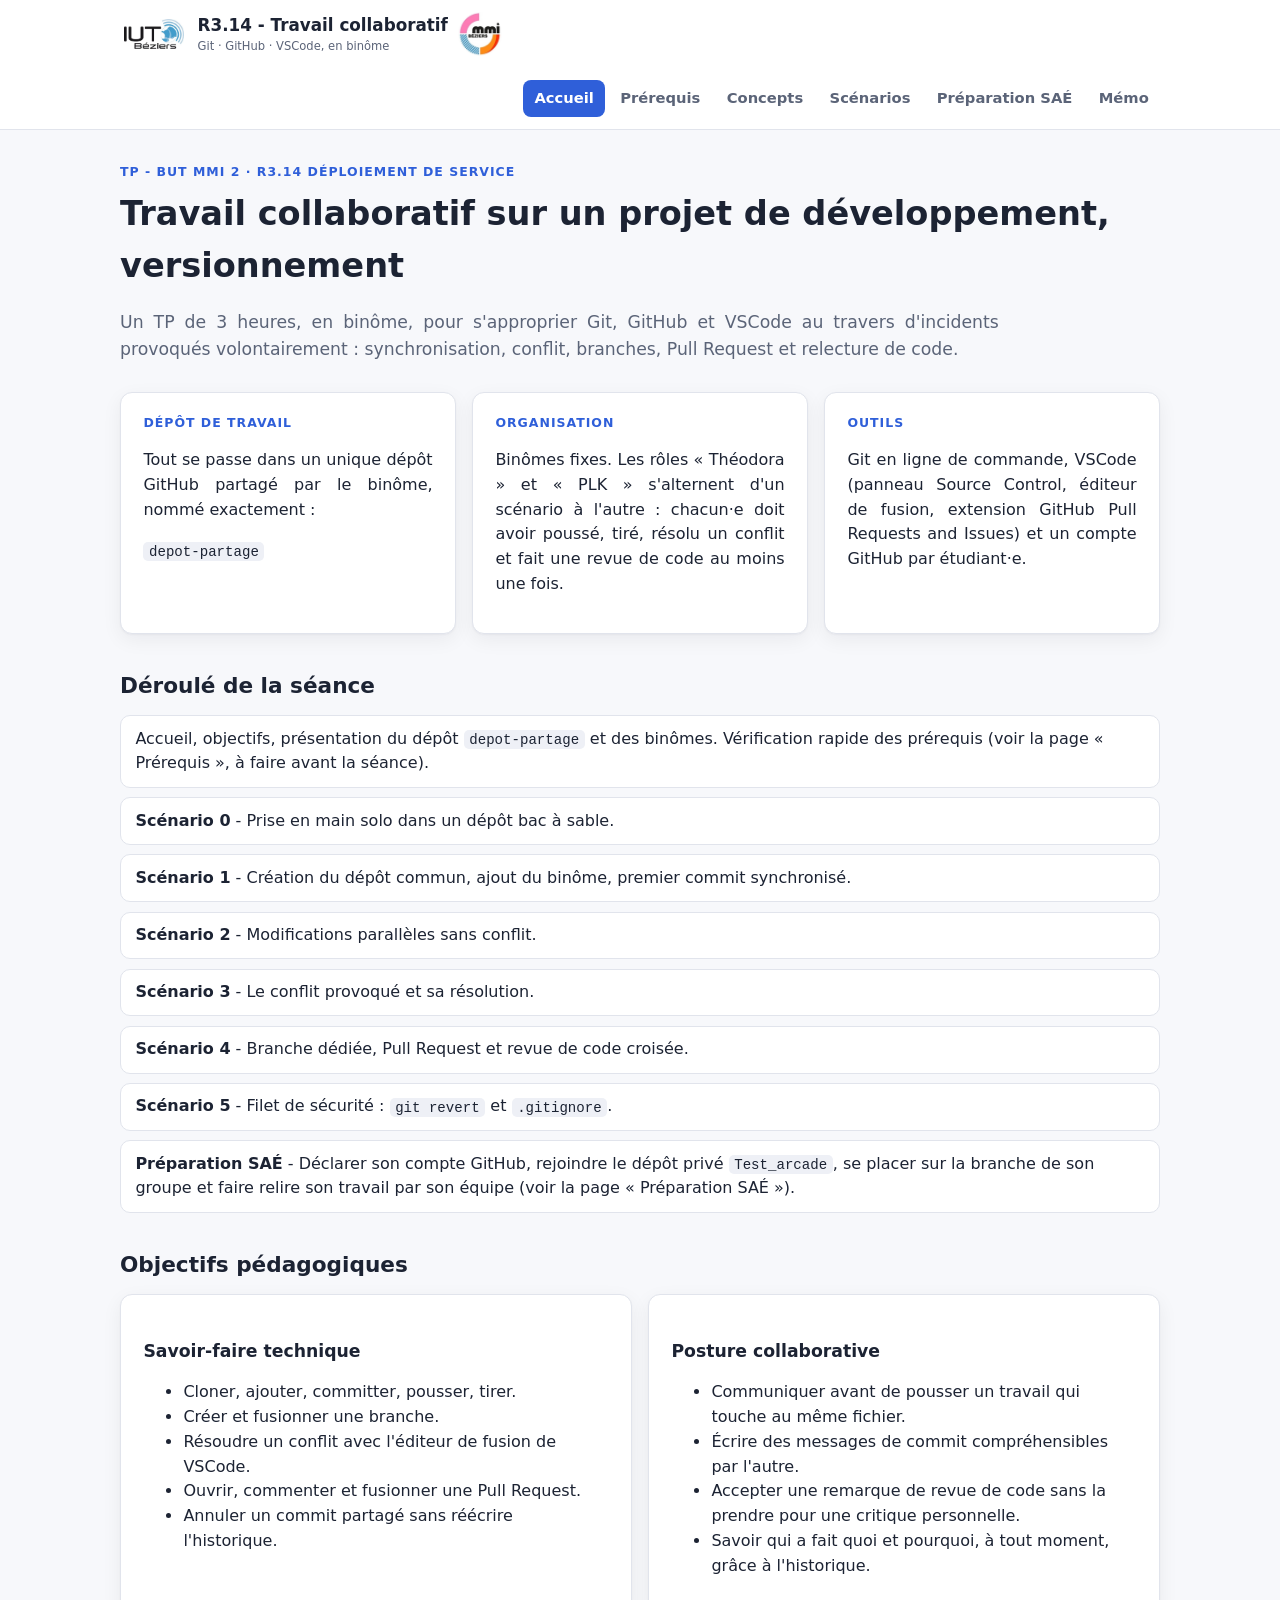
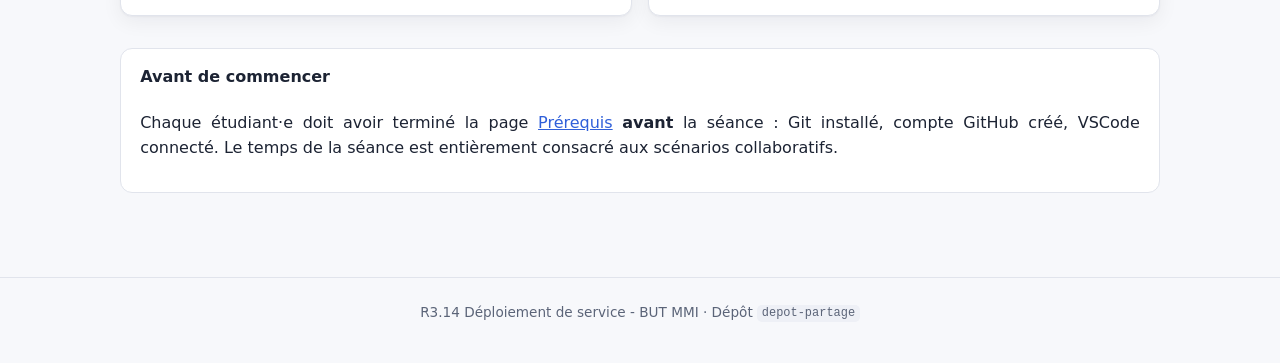
<file: index.html>
<!doctype html>
<html lang="fr">
  <head>
    <meta charset="UTF-8" />
    <meta name="viewport" content="width=device-width, initial-scale=1.0" />
    <title>R3.14 - Travail collaboratif &amp; versionnement</title>
    <link
      rel="icon"
      href="data:image/svg+xml,%3Csvg xmlns=%27http://www.w3.org/2000/svg%27 viewBox=%270 0 100 100%27%3E%3Ccircle cx=%2230%27 cy=%2225%27 r=%2212%27 fill=%27%232f5fd9%27/%3E%3Ccircle cx=%2230%27 cy=%2275%27 r=%2212%27 fill=%27%232f5fd9%27/%3E%3Ccircle cx=%2270%27 cy=%2250%27 r=%2212%27 fill=%27%23b5560f%27/%3E%3Cpath d=%27M30 37 V63 M30 50 H58%27 stroke=%27%231c2333%27 stroke-width=%278%27 fill=%27none%27/%3E%3C/svg%3E"
    />
    <link rel="stylesheet" href="css/style.css" />
  </head>
  <body data-page="index">
    <a class="skip-link" href="#contenu">Aller au contenu</a>

    <header class="site-header">
      <nav class="nav-wrap">
        <a class="brand" href="index.html"
          ><img src="img/logo_iut.jpg" alt="" />
          <span
            >R3.14 - Travail collaboratif
            <small>Git · GitHub · VSCode, en binôme</small></span
          ><img src="img/logo_mmi.jpg" alt="" />
        </a>
        <div class="site-nav">
          <a href="index.html" data-nav="index">Accueil</a>
          <a href="prerequis.html" data-nav="prerequis">Prérequis</a>
          <a href="concepts.html" data-nav="concepts">Concepts</a>
          <a href="scenarios.html" data-nav="scenarios">Scénarios</a>
          <a href="sae.html" data-nav="sae">Préparation SAÉ</a>
          <a href="memo.html" data-nav="memo">Mémo</a>
        </div>
      </nav>
    </header>

    <main id="contenu">
      <p class="eyebrow">TP - BUT MMI 2 · R3.14 Déploiement de service</p>
      <h1>
        Travail collaboratif sur un projet de développement, versionnement
      </h1>
      <p class="lede">
        Un TP de 3&nbsp;heures, en binôme, pour s'approprier Git, GitHub et
        VSCode au travers d'incidents provoqués volontairement :
        synchronisation, conflit, branches, Pull Request et relecture de code.
      </p>

      <div class="grid cols-3" style="margin-top: 1.8rem">
        <div class="card">
          <p class="eyebrow">Dépôt de travail</p>
          <p>
            Tout se passe dans un unique dépôt GitHub partagé par le binôme,
            nommé exactement :
          </p>
          <p><code>depot-partage</code></p>
        </div>
        <div class="card">
          <p class="eyebrow">Organisation</p>
          <p>
            Binômes fixes. Les rôles « Théodora » et « PLK » s'alternent d'un
            scénario à l'autre : chacun·e doit avoir poussé, tiré, résolu un
            conflit et fait une revue de code au moins une fois.
          </p>
        </div>
        <div class="card">
          <p class="eyebrow">Outils</p>
          <p>
            Git en ligne de commande, VSCode (panneau Source Control, éditeur de
            fusion, extension GitHub Pull Requests and Issues) et un compte
            GitHub par étudiant·e.
          </p>
        </div>
      </div>

      <h2>Déroulé de la séance</h2>
      <ul class="timeline">
        <li>
          <span
            >Accueil, objectifs, présentation du dépôt
            <code>depot-partage</code> et des binômes. Vérification rapide des
            prérequis (voir la page « Prérequis », à faire avant la
            séance).</span
          >
        </li>
        <li>
          <span
            ><strong>Scénario 0</strong> - Prise en main solo dans un dépôt bac
            à sable.</span
          >
        </li>
        <li>
          <span
            ><strong>Scénario 1</strong> - Création du dépôt commun, ajout du
            binôme, premier commit synchronisé.</span
          >
        </li>
        <li>
          <span
            ><strong>Scénario 2</strong> - Modifications parallèles sans
            conflit.</span
          >
        </li>
        <li>
          <span
            ><strong>Scénario 3</strong> - Le conflit provoqué et sa
            résolution.</span
          >
        </li>
        <li>
          <span
            ><strong>Scénario 4</strong> - Branche dédiée, Pull Request et revue
            de code croisée.</span
          >
        </li>
        <li>
          <span
            ><strong>Scénario 5</strong> - Filet de sécurité :
            <code>git revert</code> et <code>.gitignore</code>.</span
          >
        </li>
        <li>
          <span
            ><strong>Préparation SAÉ</strong> - Déclarer son compte GitHub,
            rejoindre le dépôt privé <code>Test_arcade</code>, se placer sur la
            branche de son groupe et faire relire son travail par son équipe
            (voir la page « Préparation SAÉ »).</span
          >
        </li>
      </ul>

      <h2>Objectifs pédagogiques</h2>
      <div class="grid cols-2">
        <div class="card">
          <h3>Savoir-faire technique</h3>
          <ul>
            <li>Cloner, ajouter, committer, pousser, tirer.</li>
            <li>Créer et fusionner une branche.</li>
            <li>Résoudre un conflit avec l'éditeur de fusion de VSCode.</li>
            <li>Ouvrir, commenter et fusionner une Pull Request.</li>
            <li>Annuler un commit partagé sans réécrire l'historique.</li>
          </ul>
        </div>
        <div class="card">
          <h3>Posture collaborative</h3>
          <ul>
            <li>
              Communiquer avant de pousser un travail qui touche au même
              fichier.
            </li>
            <li>Écrire des messages de commit compréhensibles par l'autre.</li>
            <li>
              Accepter une remarque de revue de code sans la prendre pour une
              critique personnelle.
            </li>
            <li>
              Savoir qui a fait quoi et pourquoi, à tout moment, grâce à
              l'historique.
            </li>
          </ul>
        </div>
      </div>

      <div class="callout" style="margin-top: 2rem">
        <h4>Avant de commencer</h4>
        <p>
          Chaque étudiant·e doit avoir terminé la page
          <a href="prerequis.html">Prérequis</a> <strong>avant</strong> la
          séance : Git installé, compte GitHub créé, VSCode connecté. Le temps
          de la séance est entièrement consacré aux scénarios collaboratifs.
        </p>
      </div>
    </main>

    <footer class="site-footer">
      R3.14 Déploiement de service - BUT MMI · Dépôt
      <code>depot-partage</code>
    </footer>

    <script src="js/main.js"></script>
  </body>
</html>
</file>
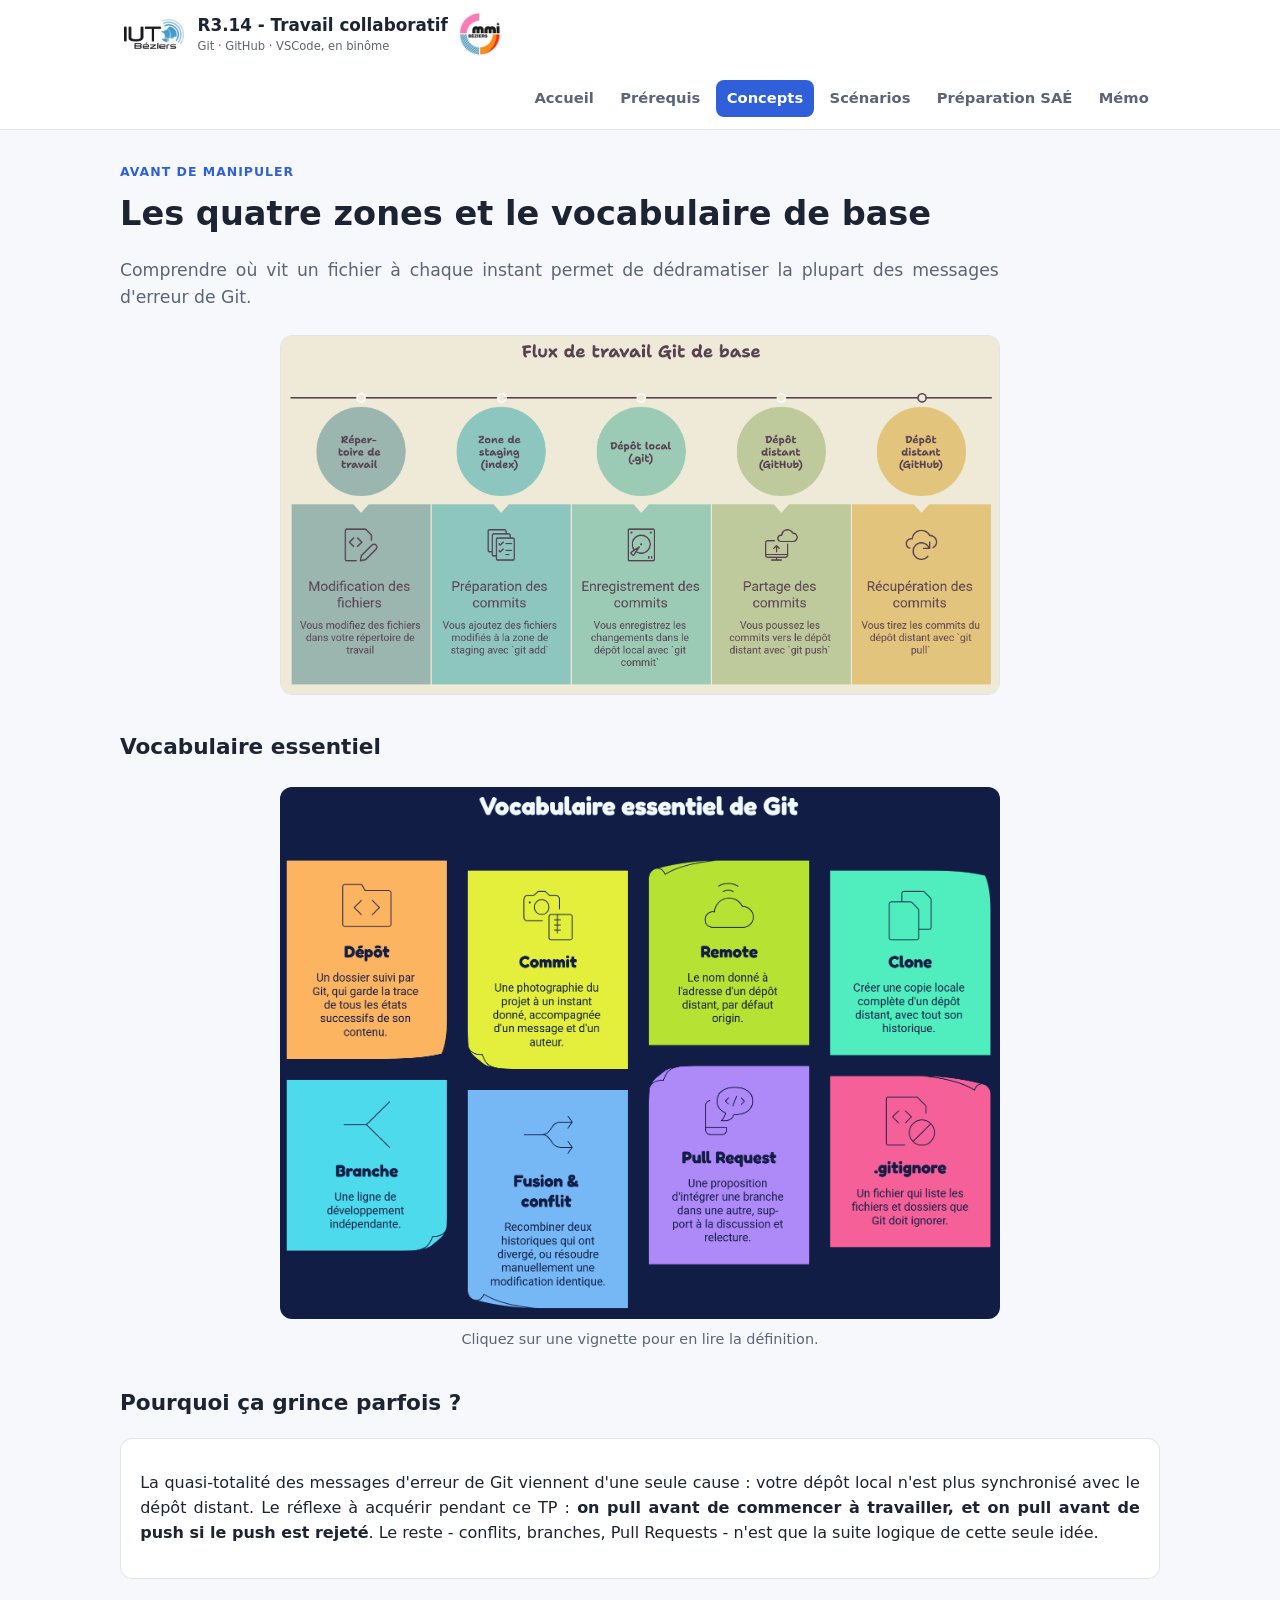
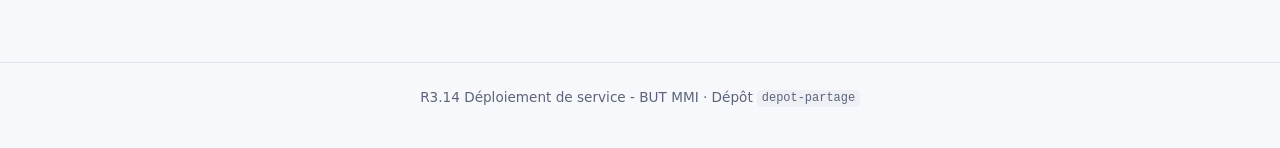
<file: concepts.html>
<!doctype html>
<html lang="fr">
  <head>
    <meta charset="UTF-8" />
    <meta name="viewport" content="width=device-width, initial-scale=1.0" />
    <title>Concepts - R3.14 Travail collaboratif</title>
    <link
      rel="icon"
      href="data:image/svg+xml,%3Csvg xmlns=%27http://www.w3.org/2000/svg%27 viewBox=%270 0 100 100%27%3E%3Ccircle cx=%2230%27 cy=%2225%27 r=%2212%27 fill=%27%232f5fd9%27/%3E%3Ccircle cx=%2230%27 cy=%2275%27 r=%2212%27 fill=%27%232f5fd9%27/%3E%3Ccircle cx=%2270%27 cy=%2250%27 r=%2212%27 fill=%27%23b5560f%27/%3E%3Cpath d=%27M30 37 V63 M30 50 H58%27 stroke=%27%231c2333%27 stroke-width=%278%27 fill=%27none%27/%3E%3C/svg%3E"
    />
    <link rel="stylesheet" href="css/style.css" />
  </head>
  <body data-page="concepts">
    <a class="skip-link" href="#contenu">Aller au contenu</a>

    <header class="site-header">
      <nav class="nav-wrap">
        <a class="brand" href="index.html"
          ><img src="img/logo_iut.jpg" alt="" />
          <span
            >R3.14 - Travail collaboratif
            <small>Git · GitHub · VSCode, en binôme</small></span
          ><img src="img/logo_mmi.jpg" alt="" />
        </a>
        <div class="site-nav">
          <a href="index.html" data-nav="index">Accueil</a>
          <a href="prerequis.html" data-nav="prerequis">Prérequis</a>
          <a href="concepts.html" data-nav="concepts">Concepts</a>
          <a href="scenarios.html" data-nav="scenarios">Scénarios</a>
          <a href="sae.html" data-nav="sae">Préparation SAÉ</a>
          <a href="memo.html" data-nav="memo">Mémo</a>
        </div>
      </nav>
    </header>

    <main id="contenu">
      <p class="eyebrow">Avant de manipuler</p>
      <h1>Les quatre zones et le vocabulaire de base</h1>
      <p class="lede">
        Comprendre où vit un fichier à chaque instant permet de dédramatiser la
        plupart des messages d'erreur de Git.
      </p>

      <figure class="diagram">
        <img
          src="img/Les_quatre_zones.png"
          alt="Les cinq colonnes du flux Git de base : modification des fichiers dans le répertoire de travail, préparation des commits dans la zone de staging avec git add, enregistrement des commits dans le dépôt local avec git commit, partage des commits vers le dépôt distant avec git push, récupération des commits depuis le dépôt distant avec git pull."
        />
      </figure>

      <h2>Vocabulaire essentiel</h2>

      <figure class="vocab" id="vocabulaire">
        <img
          src="img/vocabulaire.png"
          alt="Huit vignettes de vocabulaire Git : dépôt, commit, remote, clone, branche, fusion et conflit, Pull Request, .gitignore."
        />
        <div class="vocab-zones">
          <button
            type="button"
            class="vocab-zone"
            data-fiche="vocab-depot"
            aria-label="Lire la définition : dépôt"
            style="left: 0.9%; top: 13.8%; width: 22.2%; height: 37.3%"
          ></button>
          <button
            type="button"
            class="vocab-zone"
            data-fiche="vocab-commit"
            aria-label="Lire la définition : commit"
            style="left: 26.1%; top: 15.7%; width: 22.2%; height: 37.3%"
          ></button>
          <button
            type="button"
            class="vocab-zone"
            data-fiche="vocab-remote"
            aria-label="Lire la définition : remote"
            style="left: 51.3%; top: 13.8%; width: 22.2%; height: 34.7%"
          ></button>
          <button
            type="button"
            class="vocab-zone"
            data-fiche="vocab-clone"
            aria-label="Lire la définition : clone"
            style="left: 76.4%; top: 15.7%; width: 22.3%; height: 34.7%"
          ></button>
          <button
            type="button"
            class="vocab-zone"
            data-fiche="vocab-branche"
            aria-label="Lire la définition : branche"
            style="left: 0.9%; top: 55%; width: 22.2%; height: 32.2%"
          ></button>
          <button
            type="button"
            class="vocab-zone"
            data-fiche="vocab-fusion"
            aria-label="Lire la définition : fusion et conflit"
            style="left: 26.1%; top: 56.9%; width: 22.2%; height: 41%"
          ></button>
          <button
            type="button"
            class="vocab-zone"
            data-fiche="vocab-pr"
            aria-label="Lire la définition : Pull Request"
            style="left: 51.3%; top: 52.4%; width: 22.2%; height: 37.3%"
          ></button>
          <button
            type="button"
            class="vocab-zone"
            data-fiche="vocab-gitignore"
            aria-label="Lire la définition : .gitignore"
            style="left: 76.4%; top: 54.4%; width: 22.3%; height: 32.1%"
          ></button>
        </div>
      </figure>

      <p class="vocab-aide" id="vocab-aide" hidden>
        Cliquez sur une vignette pour en lire la définition.
      </p>

      <div class="grid cols-2" id="vocab-fiches">
        <div class="card" id="vocab-depot">
          <h3>Dépôt (repository)</h3>
          <p>
            Un dossier suivi par Git, qui garde la trace de tous les états
            successifs de son contenu. Un dépôt <strong>local</strong> vit sur
            votre poste ; un dépôt <strong>distant</strong> (souvent sur GitHub)
            permet de le partager.
          </p>
        </div>
        <div class="card" id="vocab-commit">
          <h3>Commit</h3>
          <p>
            Une photographie du projet à un instant donné, accompagnée d'un
            message et d'un auteur. Un commit ne modifie jamais le passé : il
            s'ajoute à l'historique.
          </p>
        </div>
        <div class="card" id="vocab-remote">
          <h3>Remote</h3>
          <p>
            Le nom donné à l'adresse d'un dépôt distant, par défaut
            <code>origin</code>. C'est vers lui que l'on pousse
            (<code>push</code>) et depuis lui que l'on récupère
            (<code>pull</code>).
          </p>
        </div>
        <div class="card" id="vocab-clone">
          <h3>Clone</h3>
          <p>
            Créer une copie locale complète d'un dépôt distant, avec tout son
            historique. Chaque étudiant·e du binôme clone le
            <strong>même</strong> dépôt, chacun dans son propre dossier.
          </p>
        </div>
        <div class="card" id="vocab-branche">
          <h3>Branche</h3>
          <p>
            Une ligne de développement indépendante. La branche
            <code>main</code> représente en général la version « officielle » du
            projet ; une branche <code>feature/...</code> isole un travail en
            cours avant de le proposer à la relecture.
          </p>
        </div>
        <div class="card" id="vocab-fusion">
          <h3>Fusion (merge) &amp; conflit</h3>
          <p>
            Fusionner, c'est recombiner deux historiques qui ont divergé. Quand
            la <strong>même ligne</strong> a été modifiée différemment des deux
            côtés, Git ne peut pas décider seul : c'est un
            <strong>conflit</strong>, à résoudre manuellement.
          </p>
        </div>
        <div class="card" id="vocab-pr">
          <h3>Pull Request (PR)</h3>
          <p>
            Une proposition d'intégrer une branche dans une autre (souvent vers
            <code>main</code>), qui sert de support à la discussion et à la
            relecture de code avant la fusion.
          </p>
        </div>
        <div class="card" id="vocab-gitignore">
          <h3>.gitignore</h3>
          <p>
            Un fichier qui liste les fichiers et dossiers que Git doit ignorer
            (fichiers temporaires, dossiers de dépendances, fichiers spécifiques
            à une machine…).
          </p>
        </div>
      </div>

      <h2>Pourquoi ça grince parfois ?</h2>
      <div class="callout">
        <p>
          La quasi-totalité des messages d'erreur de Git viennent d'une seule
          cause : votre dépôt local n'est plus synchronisé avec le dépôt
          distant. Le réflexe à acquérir pendant ce TP :
          <strong
            >on pull avant de commencer à travailler, et on pull avant de push
            si le push est rejeté</strong
          >. Le reste - conflits, branches, Pull Requests - n'est que la suite
          logique de cette seule idée.
        </p>
      </div>
    </main>

    <div class="modal-overlay" id="modal" hidden>
      <div class="modal" role="dialog" aria-modal="true">
        <button type="button" class="modal-close" aria-label="Fermer">
          &times;
        </button>
        <div id="modal-contenu"></div>
      </div>
    </div>

    <footer class="site-footer">
      R3.14 Déploiement de service - BUT MMI · Dépôt
      <code>depot-partage</code>
    </footer>

    <script src="js/main.js"></script>
    <script src="js/vocabulaire.js"></script>
  </body>
</html>
</file>
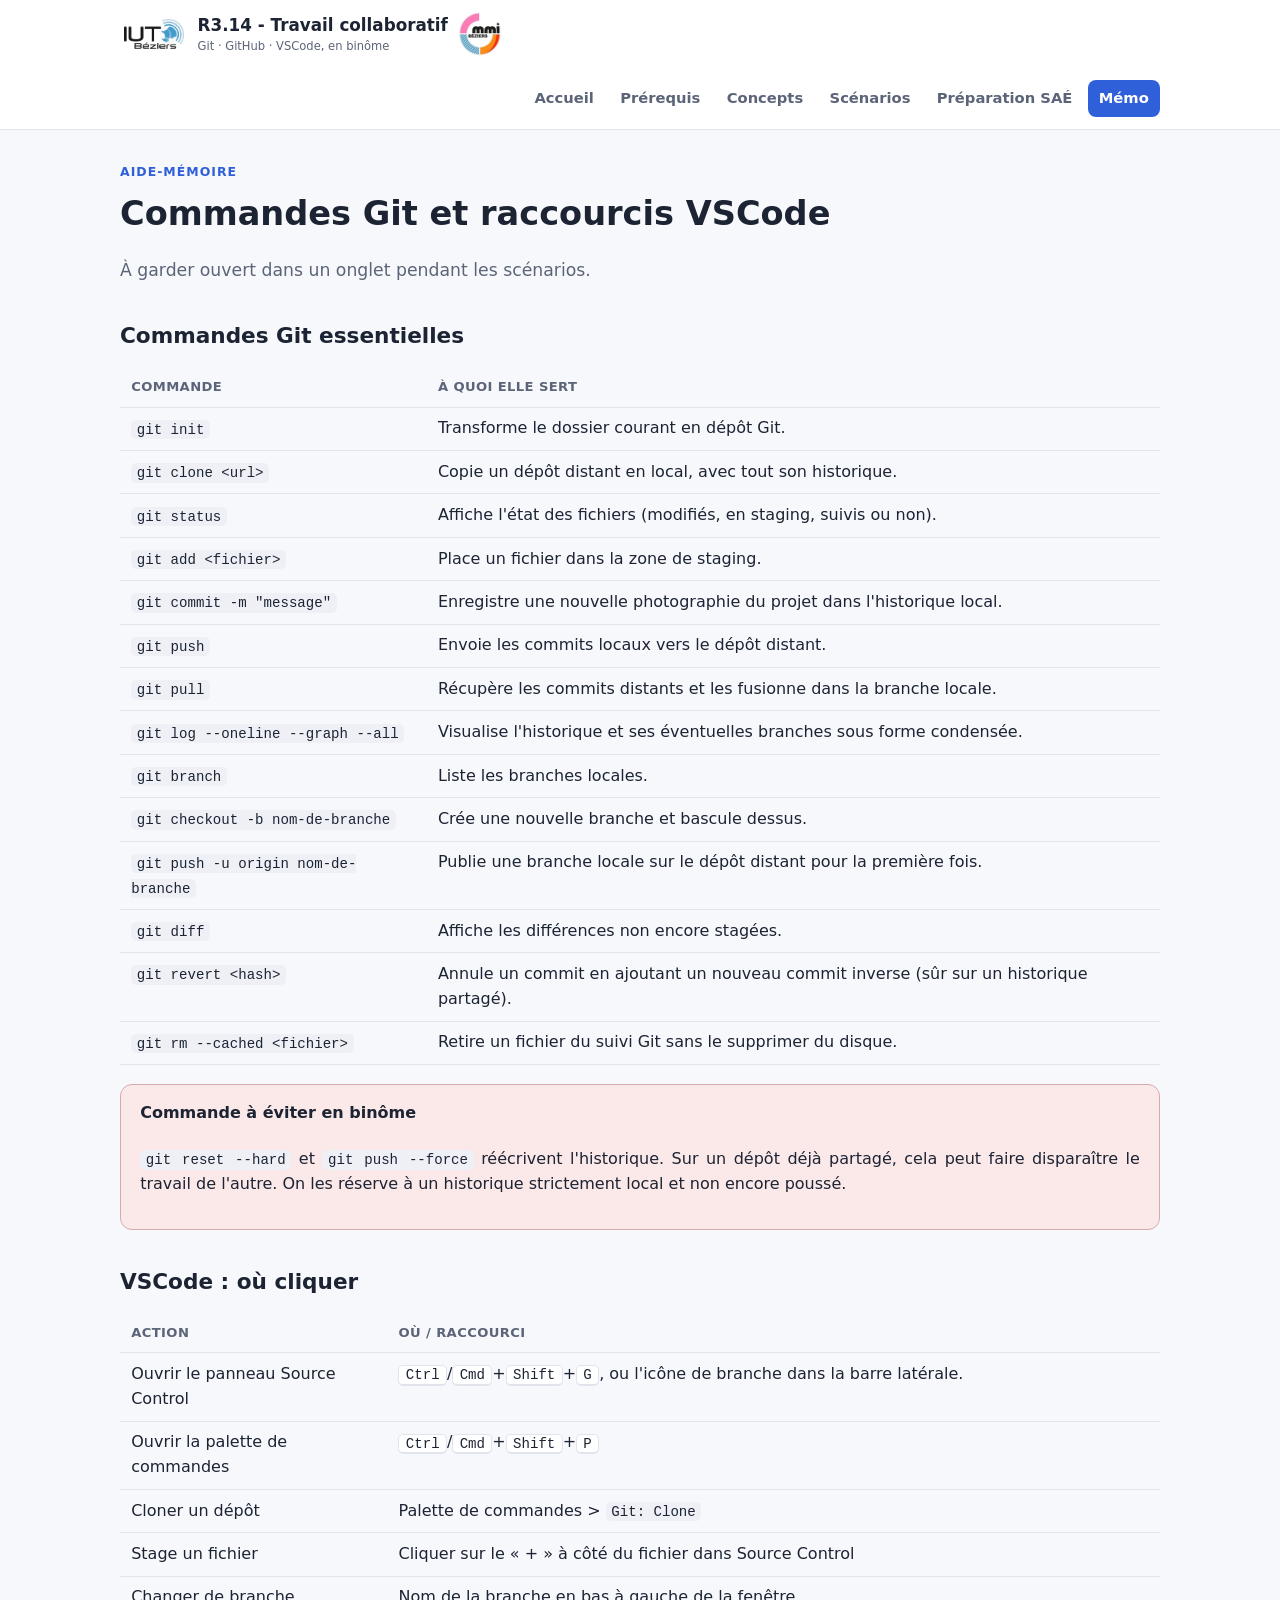
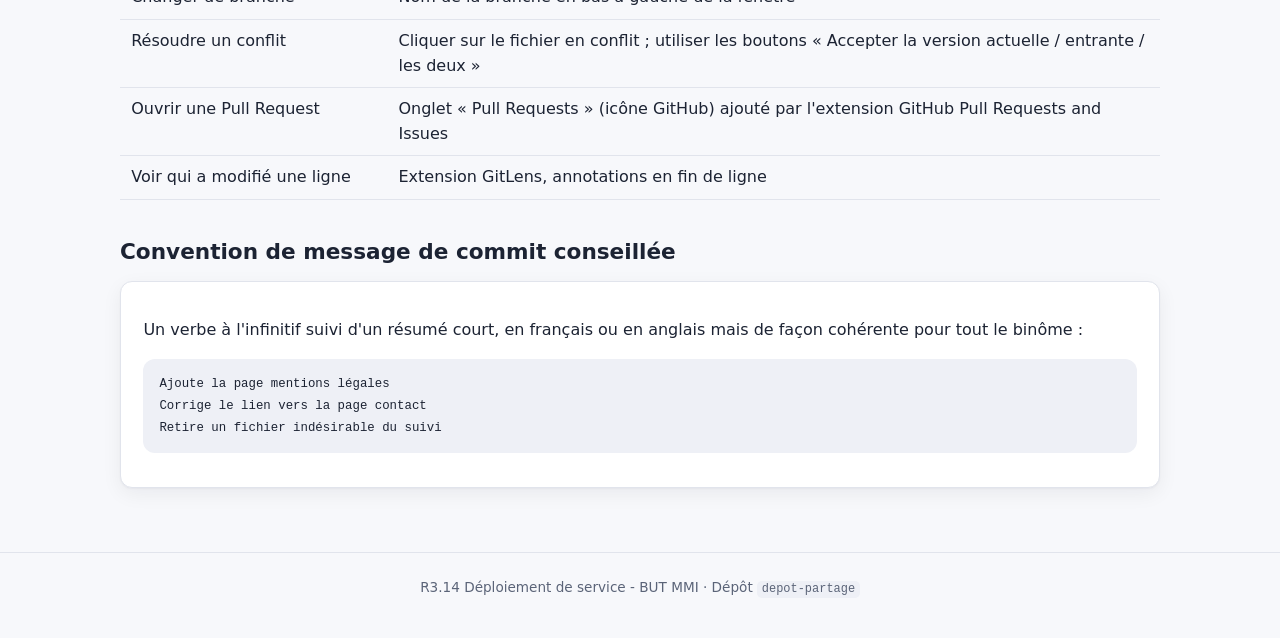
<file: memo.html>
<!doctype html>
<html lang="fr">
  <head>
    <meta charset="UTF-8" />
    <meta name="viewport" content="width=device-width, initial-scale=1.0" />
    <title>Mémo - R3.14 Travail collaboratif</title>
    <link
      rel="icon"
      href="data:image/svg+xml,%3Csvg xmlns=%27http://www.w3.org/2000/svg%27 viewBox=%270 0 100 100%27%3E%3Ccircle cx=%2230%27 cy=%2225%27 r=%2212%27 fill=%27%232f5fd9%27/%3E%3Ccircle cx=%2230%27 cy=%2275%27 r=%2212%27 fill=%27%232f5fd9%27/%3E%3Ccircle cx=%2270%27 cy=%2250%27 r=%2212%27 fill=%27%23b5560f%27/%3E%3Cpath d=%27M30 37 V63 M30 50 H58%27 stroke=%27%231c2333%27 stroke-width=%278%27 fill=%27none%27/%3E%3C/svg%3E"
    />
    <link rel="stylesheet" href="css/style.css" />
  </head>
  <body data-page="memo">
    <a class="skip-link" href="#contenu">Aller au contenu</a>

    <header class="site-header">
      <nav class="nav-wrap">
        <a class="brand" href="index.html"
          ><img src="img/logo_iut.jpg" alt="" />
          <span
            >R3.14 - Travail collaboratif
            <small>Git · GitHub · VSCode, en binôme</small></span
          ><img src="img/logo_mmi.jpg" alt="" />
        </a>
        <div class="site-nav">
          <a href="index.html" data-nav="index">Accueil</a>
          <a href="prerequis.html" data-nav="prerequis">Prérequis</a>
          <a href="concepts.html" data-nav="concepts">Concepts</a>
          <a href="scenarios.html" data-nav="scenarios">Scénarios</a>
          <a href="sae.html" data-nav="sae">Préparation SAÉ</a>
          <a href="memo.html" data-nav="memo">Mémo</a>
        </div>
      </nav>
    </header>

    <main id="contenu">
      <p class="eyebrow">Aide-mémoire</p>
      <h1>Commandes Git et raccourcis VSCode</h1>
      <p class="lede">À garder ouvert dans un onglet pendant les scénarios.</p>

      <h2>Commandes Git essentielles</h2>
      <table>
        <thead>
          <tr>
            <th>Commande</th>
            <th>À quoi elle sert</th>
          </tr>
        </thead>
        <tbody>
          <tr>
            <td><code>git init</code></td>
            <td>Transforme le dossier courant en dépôt Git.</td>
          </tr>
          <tr>
            <td><code>git clone &lt;url&gt;</code></td>
            <td>Copie un dépôt distant en local, avec tout son historique.</td>
          </tr>
          <tr>
            <td><code>git status</code></td>
            <td>
              Affiche l'état des fichiers (modifiés, en staging, suivis ou non).
            </td>
          </tr>
          <tr>
            <td><code>git add &lt;fichier&gt;</code></td>
            <td>Place un fichier dans la zone de staging.</td>
          </tr>
          <tr>
            <td><code>git commit -m "message"</code></td>
            <td>
              Enregistre une nouvelle photographie du projet dans l'historique
              local.
            </td>
          </tr>
          <tr>
            <td><code>git push</code></td>
            <td>Envoie les commits locaux vers le dépôt distant.</td>
          </tr>
          <tr>
            <td><code>git pull</code></td>
            <td>
              Récupère les commits distants et les fusionne dans la branche
              locale.
            </td>
          </tr>
          <tr>
            <td><code>git log --oneline --graph --all</code></td>
            <td>
              Visualise l'historique et ses éventuelles branches sous forme
              condensée.
            </td>
          </tr>
          <tr>
            <td><code>git branch</code></td>
            <td>Liste les branches locales.</td>
          </tr>
          <tr>
            <td><code>git checkout -b nom-de-branche</code></td>
            <td>Crée une nouvelle branche et bascule dessus.</td>
          </tr>
          <tr>
            <td><code>git push -u origin nom-de-branche</code></td>
            <td>
              Publie une branche locale sur le dépôt distant pour la première
              fois.
            </td>
          </tr>
          <tr>
            <td><code>git diff</code></td>
            <td>Affiche les différences non encore stagées.</td>
          </tr>
          <tr>
            <td><code>git revert &lt;hash&gt;</code></td>
            <td>
              Annule un commit en ajoutant un nouveau commit inverse (sûr sur un
              historique partagé).
            </td>
          </tr>
          <tr>
            <td><code>git rm --cached &lt;fichier&gt;</code></td>
            <td>Retire un fichier du suivi Git sans le supprimer du disque.</td>
          </tr>
        </tbody>
      </table>

      <div class="callout danger">
        <h4>Commande à éviter en binôme</h4>
        <p>
          <code>git reset --hard</code> et
          <code>git push --force</code> réécrivent l'historique. Sur un dépôt
          déjà partagé, cela peut faire disparaître le travail de l'autre. On
          les réserve à un historique strictement local et non encore poussé.
        </p>
      </div>

      <h2>VSCode : où cliquer</h2>
      <table>
        <thead>
          <tr>
            <th>Action</th>
            <th>Où / raccourci</th>
          </tr>
        </thead>
        <tbody>
          <tr>
            <td>Ouvrir le panneau Source Control</td>
            <td>
              <kbd>Ctrl</kbd>/<kbd>Cmd</kbd>+<kbd>Shift</kbd>+<kbd>G</kbd>, ou
              l'icône de branche dans la barre latérale.
            </td>
          </tr>
          <tr>
            <td>Ouvrir la palette de commandes</td>
            <td>
              <kbd>Ctrl</kbd>/<kbd>Cmd</kbd>+<kbd>Shift</kbd>+<kbd>P</kbd>
            </td>
          </tr>
          <tr>
            <td>Cloner un dépôt</td>
            <td>Palette de commandes &gt; <code>Git: Clone</code></td>
          </tr>
          <tr>
            <td>Stage un fichier</td>
            <td>Cliquer sur le « + » à côté du fichier dans Source Control</td>
          </tr>
          <tr>
            <td>Changer de branche</td>
            <td>Nom de la branche en bas à gauche de la fenêtre</td>
          </tr>
          <tr>
            <td>Résoudre un conflit</td>
            <td>
              Cliquer sur le fichier en conflit ; utiliser les boutons «
              Accepter la version actuelle / entrante / les deux »
            </td>
          </tr>
          <tr>
            <td>Ouvrir une Pull Request</td>
            <td>
              Onglet « Pull Requests » (icône GitHub) ajouté par l'extension
              GitHub Pull Requests and Issues
            </td>
          </tr>
          <tr>
            <td>Voir qui a modifié une ligne</td>
            <td>Extension GitLens, annotations en fin de ligne</td>
          </tr>
        </tbody>
      </table>

      <h2>Convention de message de commit conseillée</h2>
      <div class="card">
        <p>
          Un verbe à l'infinitif suivi d'un résumé court, en français ou en
          anglais mais de façon cohérente pour tout le binôme :
        </p>
        <pre><code>Ajoute la page mentions légales
Corrige le lien vers la page contact
Retire un fichier indésirable du suivi</code></pre>
      </div>
    </main>

    <footer class="site-footer">
      R3.14 Déploiement de service - BUT MMI · Dépôt
      <code>depot-partage</code>
    </footer>

    <script src="js/main.js"></script>
  </body>
</html>
</file>
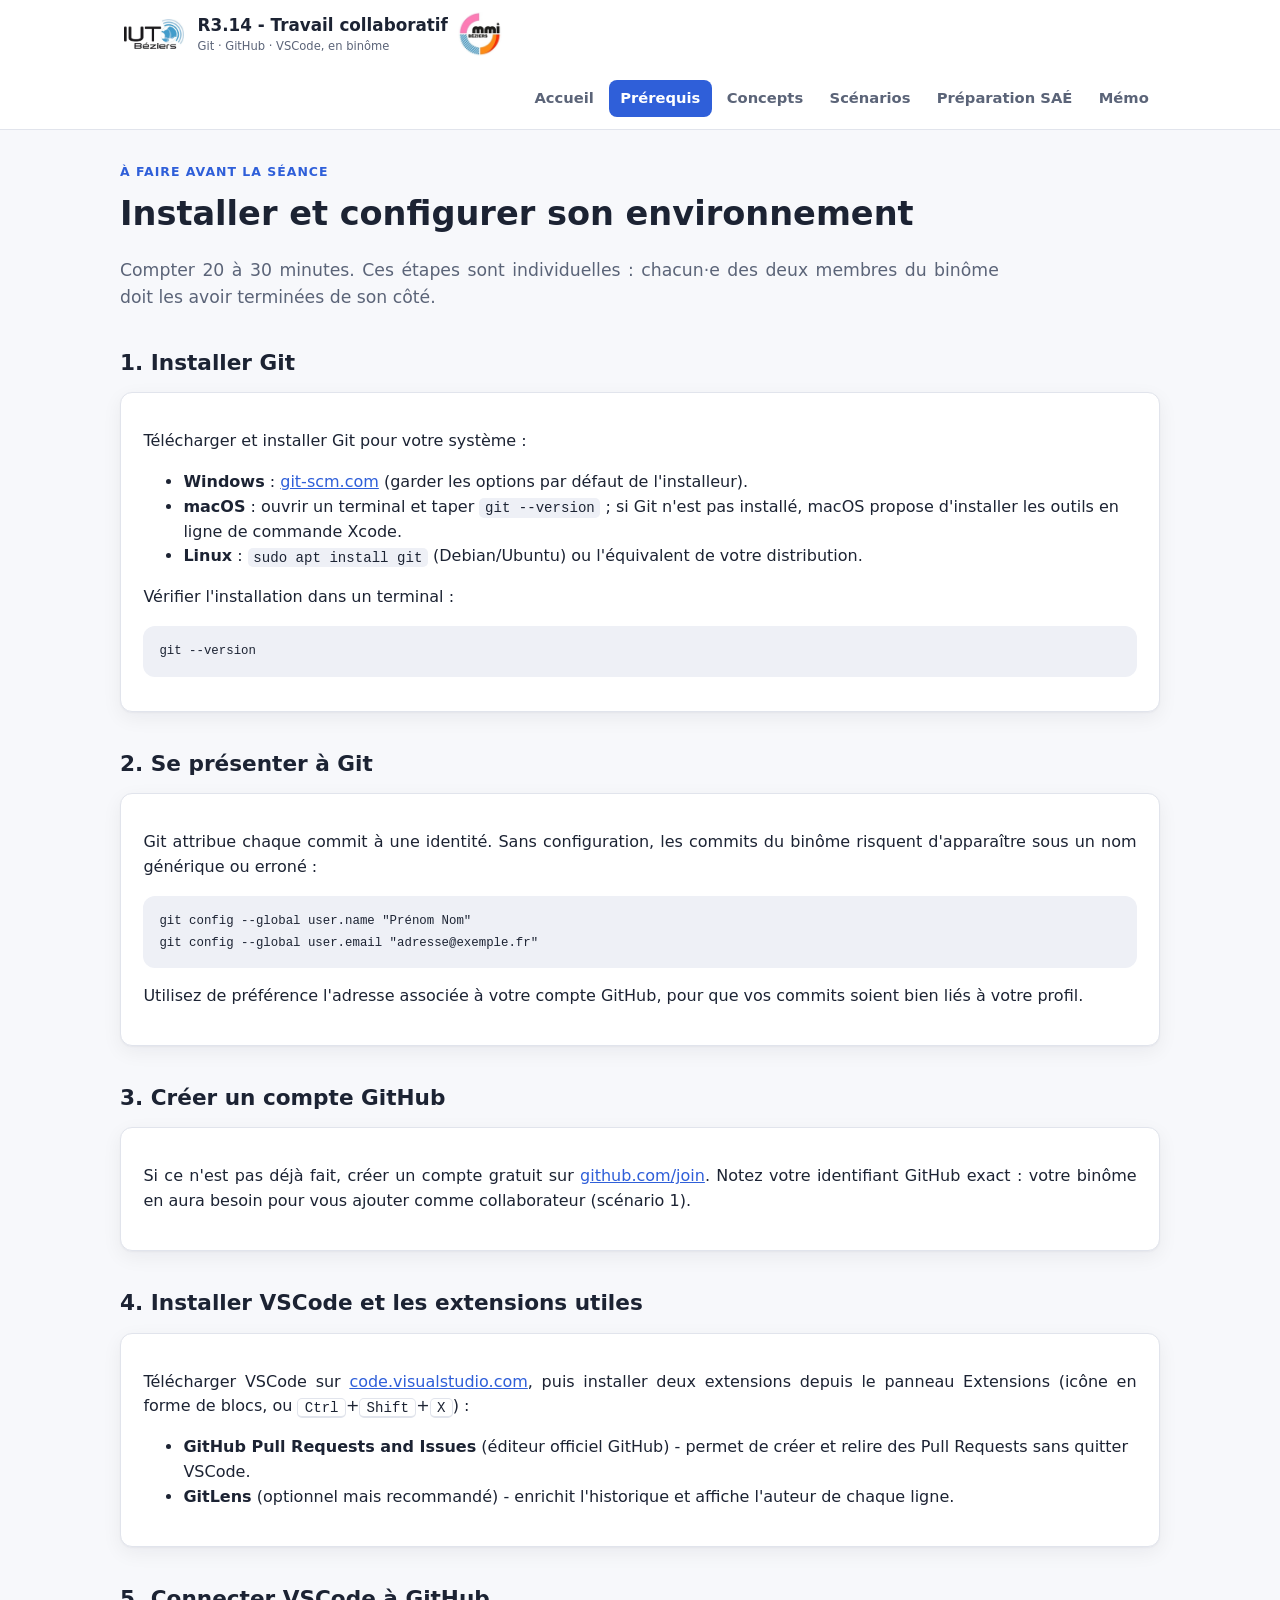
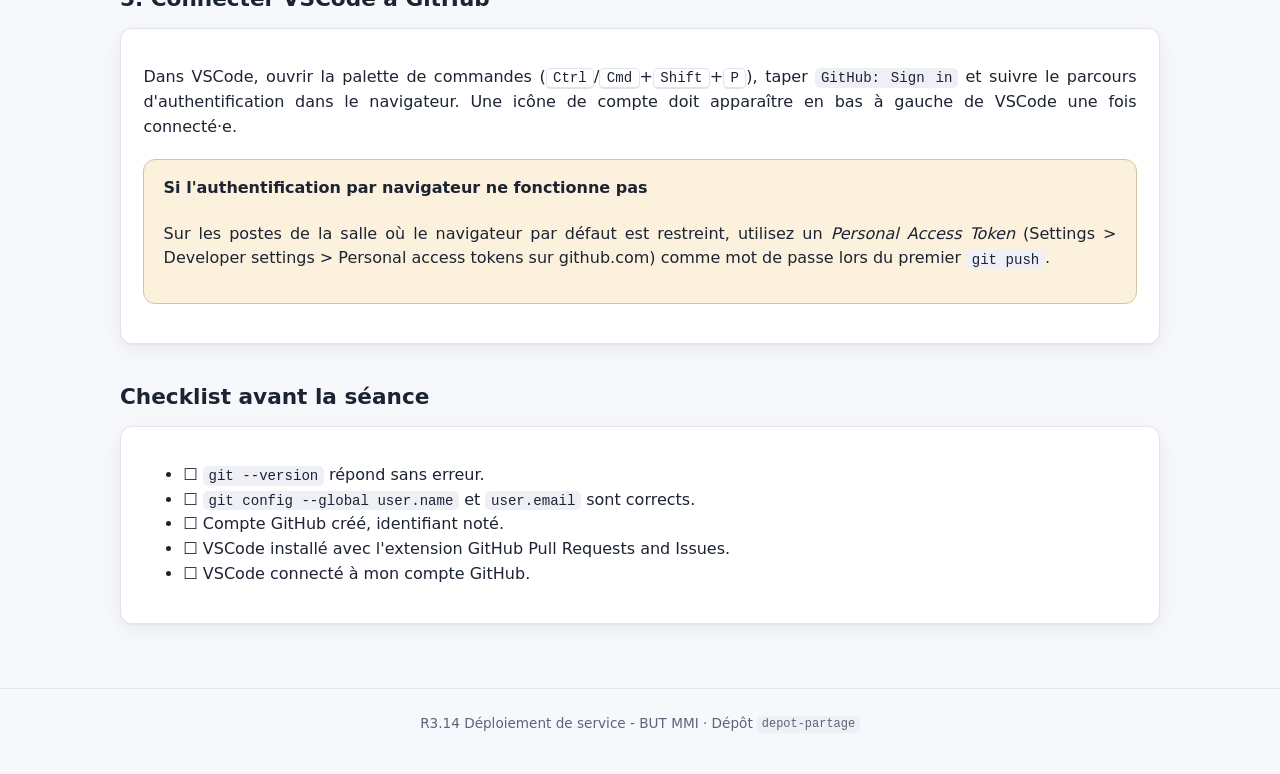
<file: prerequis.html>
<!doctype html>
<html lang="fr">
  <head>
    <meta charset="UTF-8" />
    <meta name="viewport" content="width=device-width, initial-scale=1.0" />
    <title>Prérequis - R3.14 Travail collaboratif</title>
    <link
      rel="icon"
      href="data:image/svg+xml,%3Csvg xmlns=%27http://www.w3.org/2000/svg%27 viewBox=%270 0 100 100%27%3E%3Ccircle cx=%2230%27 cy=%2225%27 r=%2212%27 fill=%27%232f5fd9%27/%3E%3Ccircle cx=%2230%27 cy=%2275%27 r=%2212%27 fill=%27%232f5fd9%27/%3E%3Ccircle cx=%2270%27 cy=%2250%27 r=%2212%27 fill=%27%23b5560f%27/%3E%3Cpath d=%27M30 37 V63 M30 50 H58%27 stroke=%27%231c2333%27 stroke-width=%278%27 fill=%27none%27/%3E%3C/svg%3E"
    />
    <link rel="stylesheet" href="css/style.css" />
  </head>
  <body data-page="prerequis">
    <a class="skip-link" href="#contenu">Aller au contenu</a>

    <header class="site-header">
      <nav class="nav-wrap">
        <a class="brand" href="index.html"
          ><img src="img/logo_iut.jpg" alt="" />
          <span
            >R3.14 - Travail collaboratif
            <small>Git · GitHub · VSCode, en binôme</small></span
          ><img src="img/logo_mmi.jpg" alt="" />
        </a>
        <div class="site-nav">
          <a href="index.html" data-nav="index">Accueil</a>
          <a href="prerequis.html" data-nav="prerequis">Prérequis</a>
          <a href="concepts.html" data-nav="concepts">Concepts</a>
          <a href="scenarios.html" data-nav="scenarios">Scénarios</a>
          <a href="sae.html" data-nav="sae">Préparation SAÉ</a>
          <a href="memo.html" data-nav="memo">Mémo</a>
        </div>
      </nav>
    </header>

    <main id="contenu">
      <p class="eyebrow">À faire avant la séance</p>
      <h1>Installer et configurer son environnement</h1>
      <p class="lede">
        Compter 20 à 30 minutes. Ces étapes sont individuelles : chacun·e des
        deux membres du binôme doit les avoir terminées de son côté.
      </p>

      <h2>1. Installer Git</h2>
      <div class="card">
        <p>Télécharger et installer Git pour votre système :</p>
        <ul>
          <li>
            <strong>Windows</strong> :
            <a
              href="https://git-scm.com/download/win"
              target="_blank"
              rel="noopener"
              >git-scm.com</a
            >
            (garder les options par défaut de l'installeur).
          </li>
          <li>
            <strong>macOS</strong> : ouvrir un terminal et taper
            <code>git --version</code> ; si Git n'est pas installé, macOS
            propose d'installer les outils en ligne de commande Xcode.
          </li>
          <li>
            <strong>Linux</strong> :
            <code>sudo apt install git</code> (Debian/Ubuntu) ou l'équivalent de
            votre distribution.
          </li>
        </ul>
        <p>Vérifier l'installation dans un terminal :</p>
        <pre><code>git --version</code></pre>
      </div>

      <h2>2. Se présenter à Git</h2>
      <div class="card">
        <p>
          Git attribue chaque commit à une identité. Sans configuration, les
          commits du binôme risquent d'apparaître sous un nom générique ou
          erroné :
        </p>
        <pre><code>git config --global user.name "Prénom Nom"
git config --global user.email "adresse@exemple.fr"</code></pre>
        <p>
          Utilisez de préférence l'adresse associée à votre compte GitHub, pour
          que vos commits soient bien liés à votre profil.
        </p>
      </div>

      <h2>3. Créer un compte GitHub</h2>
      <div class="card">
        <p>
          Si ce n'est pas déjà fait, créer un compte gratuit sur
          <a href="https://github.com/join" target="_blank" rel="noopener"
            >github.com/join</a
          >. Notez votre identifiant GitHub exact : votre binôme en aura besoin
          pour vous ajouter comme collaborateur (scénario 1).
        </p>
      </div>

      <h2>4. Installer VSCode et les extensions utiles</h2>
      <div class="card">
        <p>
          Télécharger VSCode sur
          <a
            href="https://code.visualstudio.com/"
            target="_blank"
            rel="noopener"
            >code.visualstudio.com</a
          >, puis installer deux extensions depuis le panneau Extensions (icône
          en forme de blocs, ou <kbd>Ctrl</kbd>+<kbd>Shift</kbd>+<kbd>X</kbd>) :
        </p>
        <ul>
          <li>
            <strong>GitHub Pull Requests and Issues</strong> (éditeur officiel
            GitHub) - permet de créer et relire des Pull Requests sans quitter
            VSCode.
          </li>
          <li>
            <strong>GitLens</strong> (optionnel mais recommandé) - enrichit
            l'historique et affiche l'auteur de chaque ligne.
          </li>
        </ul>
      </div>

      <h2>5. Connecter VSCode à GitHub</h2>
      <div class="card">
        <p>
          Dans VSCode, ouvrir la palette de commandes
          (<kbd>Ctrl</kbd>/<kbd>Cmd</kbd>+<kbd>Shift</kbd>+<kbd>P</kbd>), taper
          <code>GitHub: Sign in</code> et suivre le parcours d'authentification
          dans le navigateur. Une icône de compte doit apparaître en bas à
          gauche de VSCode une fois connecté·e.
        </p>
        <div class="callout warn">
          <h4>Si l'authentification par navigateur ne fonctionne pas</h4>
          <p>
            Sur les postes de la salle où le navigateur par défaut est
            restreint, utilisez un <em>Personal Access Token</em> (Settings &gt;
            Developer settings &gt; Personal access tokens sur github.com) comme
            mot de passe lors du premier <code>git push</code>.
          </p>
        </div>
      </div>

      <h2>Checklist avant la séance</h2>
      <div class="card">
        <ul>
          <li>☐ <code>git --version</code> répond sans erreur.</li>
          <li>
            ☐ <code>git config --global user.name</code> et
            <code>user.email</code> sont corrects.
          </li>
          <li>☐ Compte GitHub créé, identifiant noté.</li>
          <li>
            ☐ VSCode installé avec l'extension GitHub Pull Requests and Issues.
          </li>
          <li>☐ VSCode connecté à mon compte GitHub.</li>
        </ul>
      </div>
    </main>

    <footer class="site-footer">
      R3.14 Déploiement de service - BUT MMI · Dépôt
      <code>depot-partage</code>
    </footer>

    <script src="js/main.js"></script>
  </body>
</html>
</file>
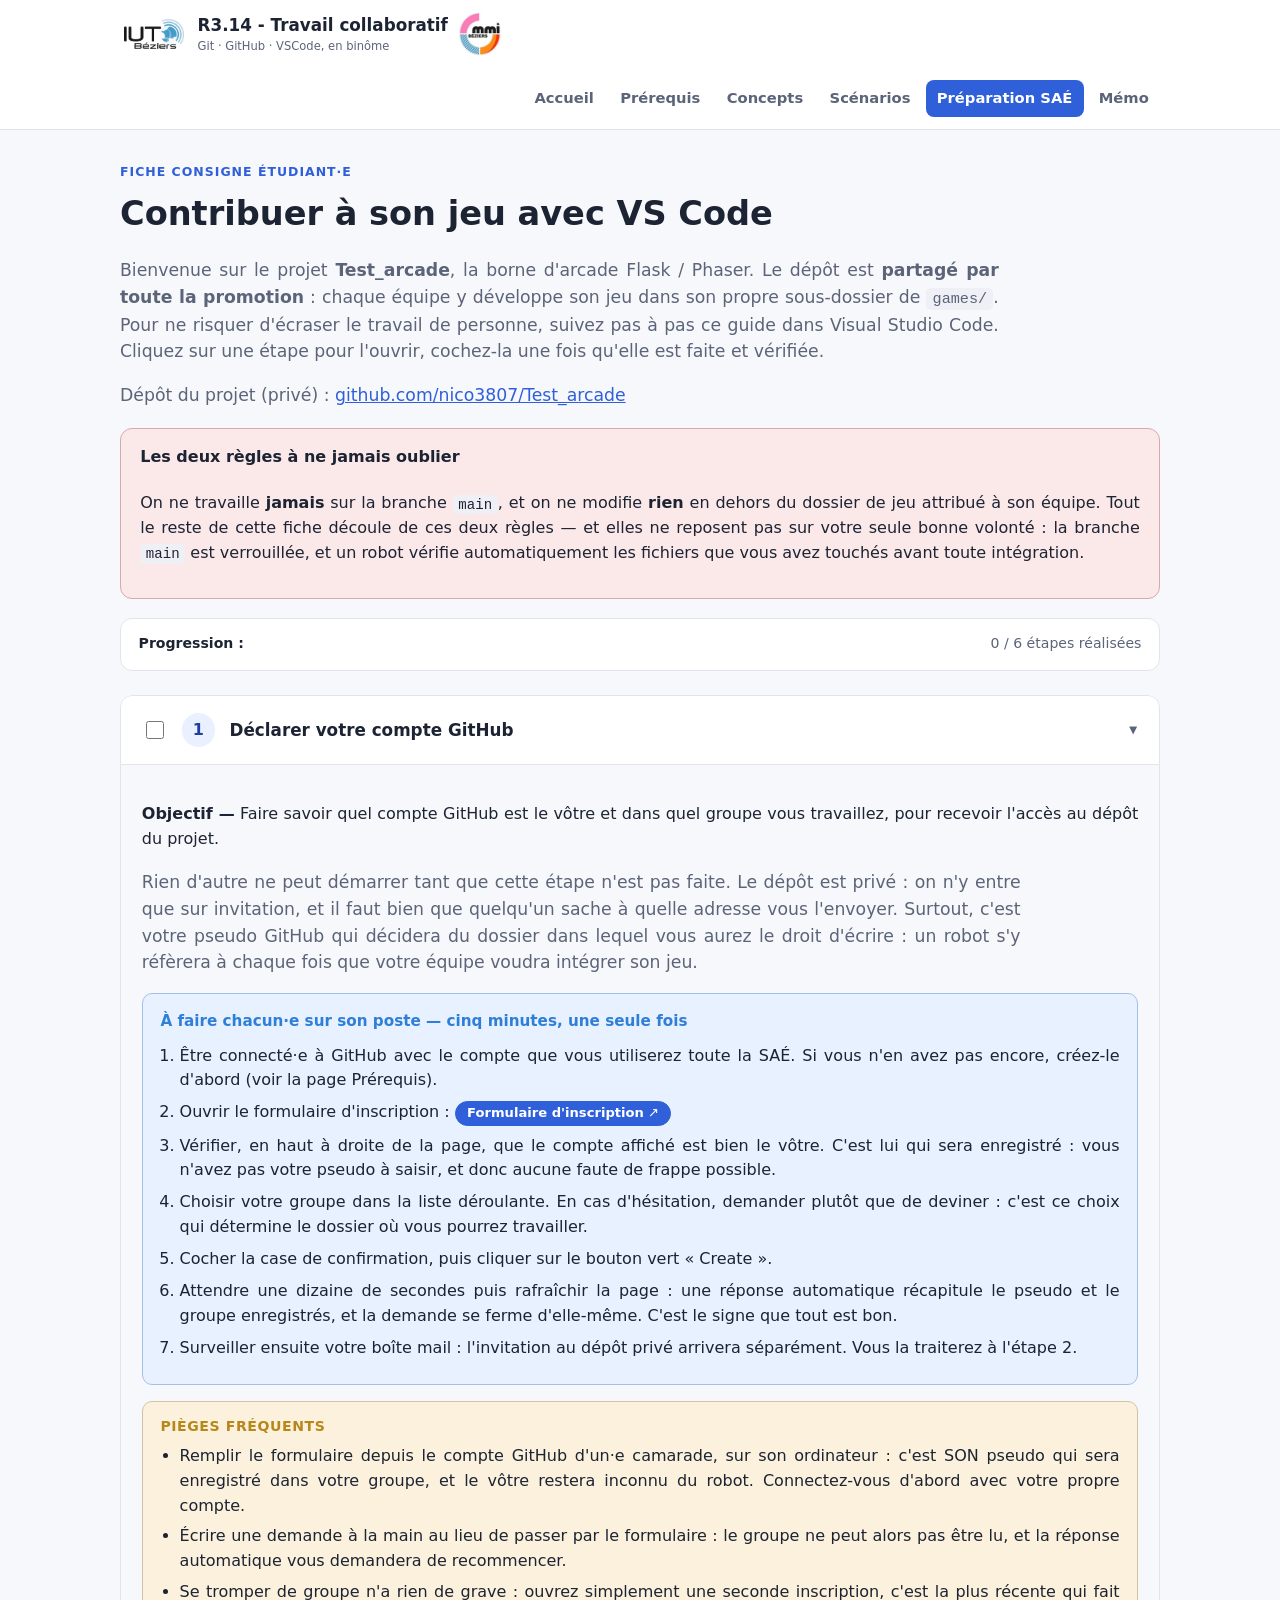
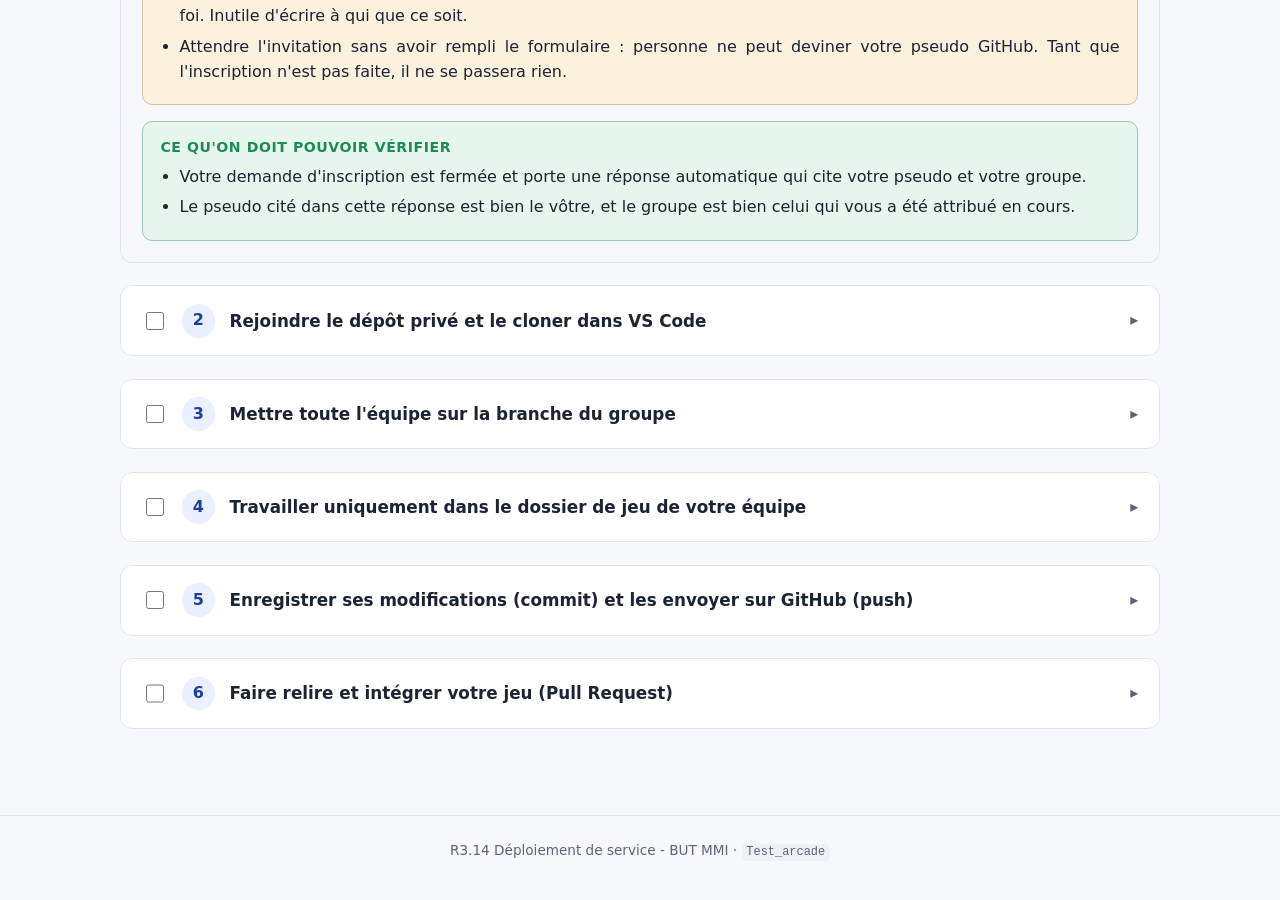
<file: sae.html>
<!doctype html>
<html lang="fr">
  <head>
    <meta charset="UTF-8" />
    <meta name="viewport" content="width=device-width, initial-scale=1.0" />
    <title>Préparation SAÉ - R3.14 Travail collaboratif</title>
    <link
      rel="icon"
      href="data:image/svg+xml,%3Csvg xmlns=%27http://www.w3.org/2000/svg%27 viewBox=%270 0 100 100%27%3E%3Ccircle cx=%2230%27 cy=%2225%27 r=%2212%27 fill=%27%232f5fd9%27/%3E%3Ccircle cx=%2230%27 cy=%2275%27 r=%2212%27 fill=%27%232f5fd9%27/%3E%3Ccircle cx=%2270%27 cy=%2250%27 r=%2212%27 fill=%27%23b5560f%27/%3E%3Cpath d=%27M30 37 V63 M30 50 H58%27 stroke=%27%231c2333%27 stroke-width=%278%27 fill=%27none%27/%3E%3C/svg%3E"
    />
    <link rel="stylesheet" href="css/style.css" />
  </head>
  <body data-page="sae">
    <a class="skip-link" href="#contenu">Aller au contenu</a>

    <header class="site-header">
      <nav class="nav-wrap">
        <a class="brand" href="index.html"
          ><img src="img/logo_iut.jpg" alt="" />
          <span
            >R3.14 - Travail collaboratif
            <small>Git · GitHub · VSCode, en binôme</small></span
          ><img src="img/logo_mmi.jpg" alt="" />
        </a>
        <div class="site-nav">
          <a href="index.html" data-nav="index">Accueil</a>
          <a href="prerequis.html" data-nav="prerequis">Prérequis</a>
          <a href="concepts.html" data-nav="concepts">Concepts</a>
          <a href="scenarios.html" data-nav="scenarios">Scénarios</a>
          <a href="sae.html" data-nav="sae">Préparation SAÉ</a>
          <a href="memo.html" data-nav="memo">Mémo</a>
        </div>
      </nav>
    </header>

    <main id="contenu">
      <p class="eyebrow">Fiche consigne étudiant·e</p>
      <h1>Contribuer à son jeu avec VS Code</h1>
      <p class="lede">
        Bienvenue sur le projet <strong>Test_arcade</strong>, la borne d'arcade
        Flask&nbsp;/&nbsp;Phaser. Le dépôt est <strong>partagé par toute la
        promotion</strong> : chaque équipe y développe son jeu dans son propre
        sous-dossier de <code>games/</code>. Pour ne risquer d'écraser le
        travail de personne, suivez pas à pas ce guide dans Visual Studio Code.
        Cliquez sur une étape pour l'ouvrir, cochez-la une fois qu'elle est
        faite et vérifiée.
      </p>
      <p class="lede">
        Dépôt du projet (privé) :
        <a href="https://github.com/nico3807/Test_arcade">
          github.com/nico3807/Test_arcade</a
        >
      </p>

      <div class="callout danger">
        <h4>Les deux règles à ne jamais oublier</h4>
        <p>
          On ne travaille <strong>jamais</strong> sur la branche
          <code>main</code>, et on ne modifie <strong>rien</strong> en dehors
          du dossier de jeu attribué à son équipe. Tout le reste de cette fiche
          découle de ces deux règles — et elles ne reposent pas sur votre seule
          bonne volonté : la branche <code>main</code> est verrouillée, et un
          robot vérifie automatiquement les fichiers que vous avez touchés
          avant toute intégration.
        </p>
      </div>

      <div class="scenario-toolbar">
        <strong style="font-size: 0.88rem">Progression :</strong>
        <span class="progress-text" id="progress-text">0 / 0 étapes réalisées</span>
      </div>

      <div
        id="scenario-list"
        data-source="data/sae.json"
        data-noun="étapes réalisées"
        aria-live="polite"
      >
        <p class="lede">Chargement des étapes…</p>
      </div>
    </main>

    <div class="modal-overlay" id="modal" hidden>
      <div class="modal" role="dialog" aria-modal="true">
        <button type="button" class="modal-close" aria-label="Fermer">
          &times;
        </button>
        <div id="modal-contenu"></div>
      </div>
    </div>

    <footer class="site-footer">
      R3.14 Déploiement de service - BUT MMI ·
      <code>Test_arcade</code>
    </footer>

    <script src="js/main.js"></script>
    <script src="js/scenarios.js"></script>
  </body>
</html>
</file>
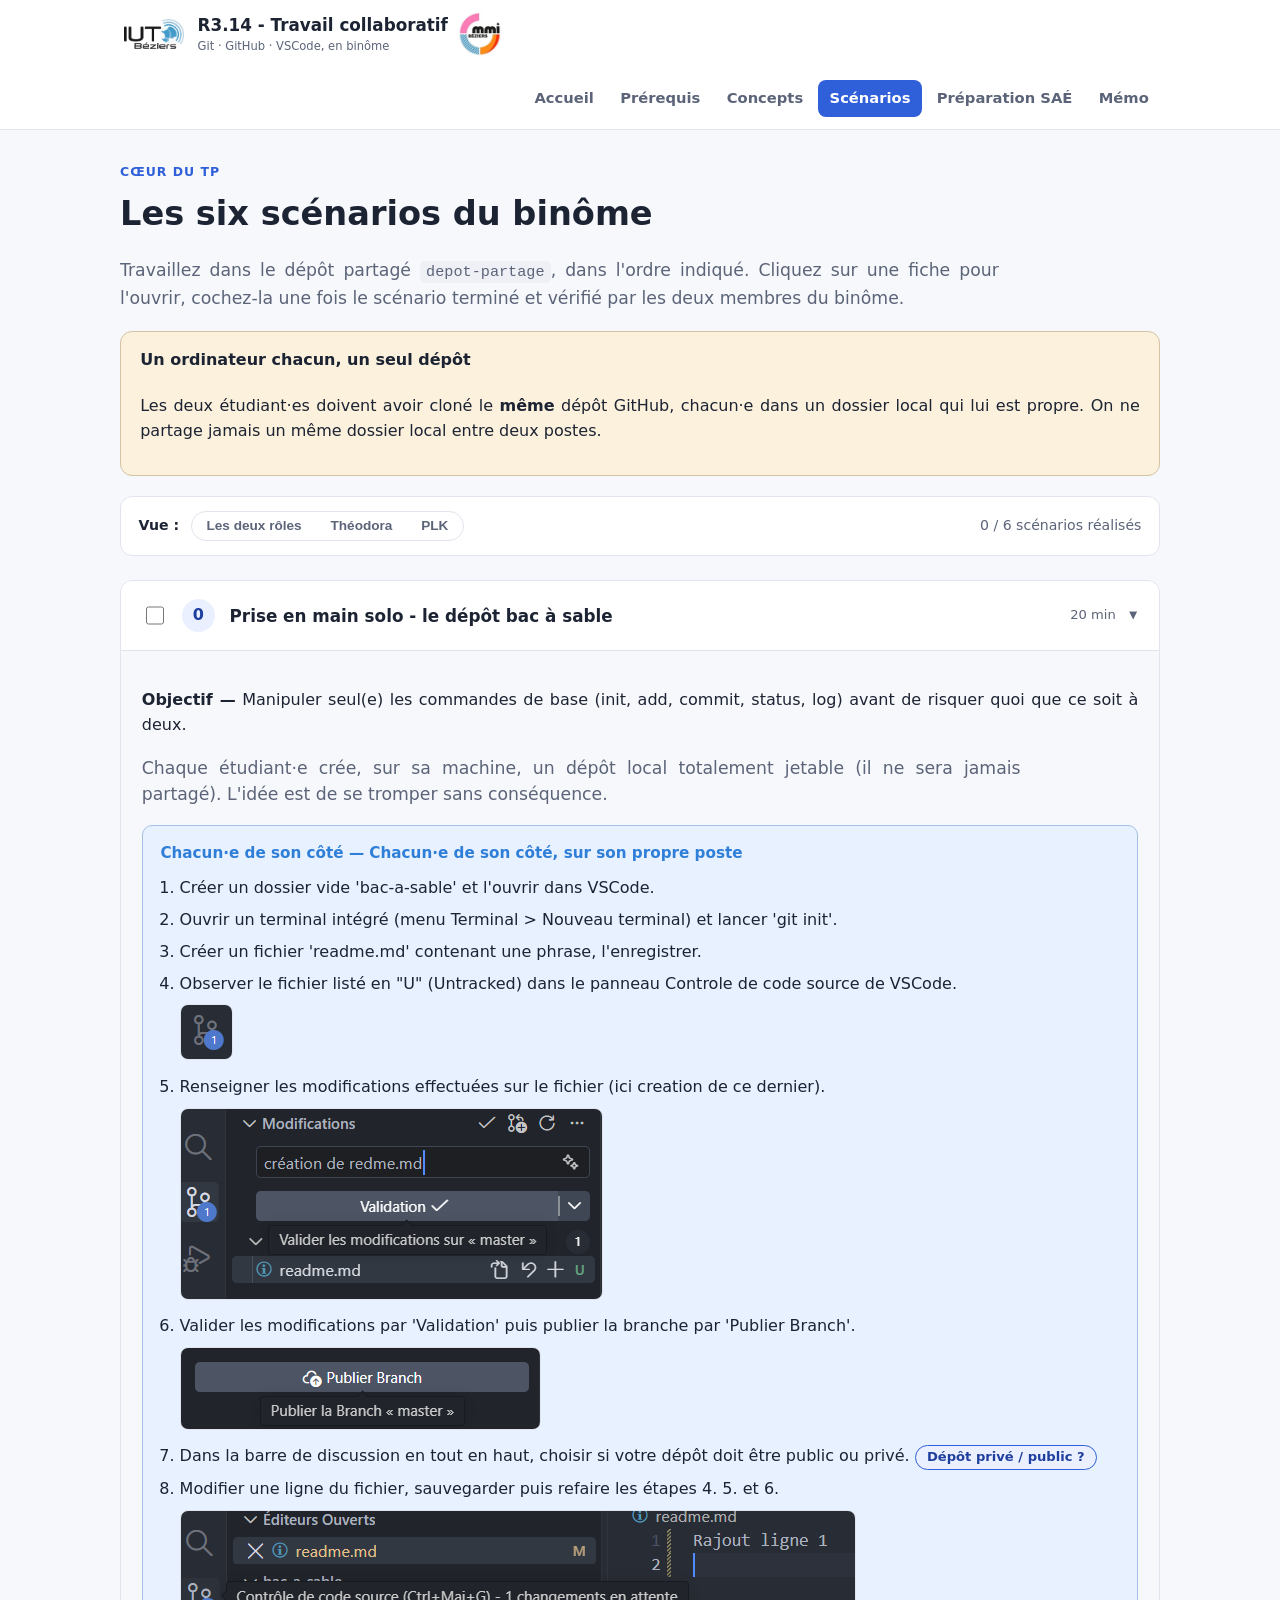
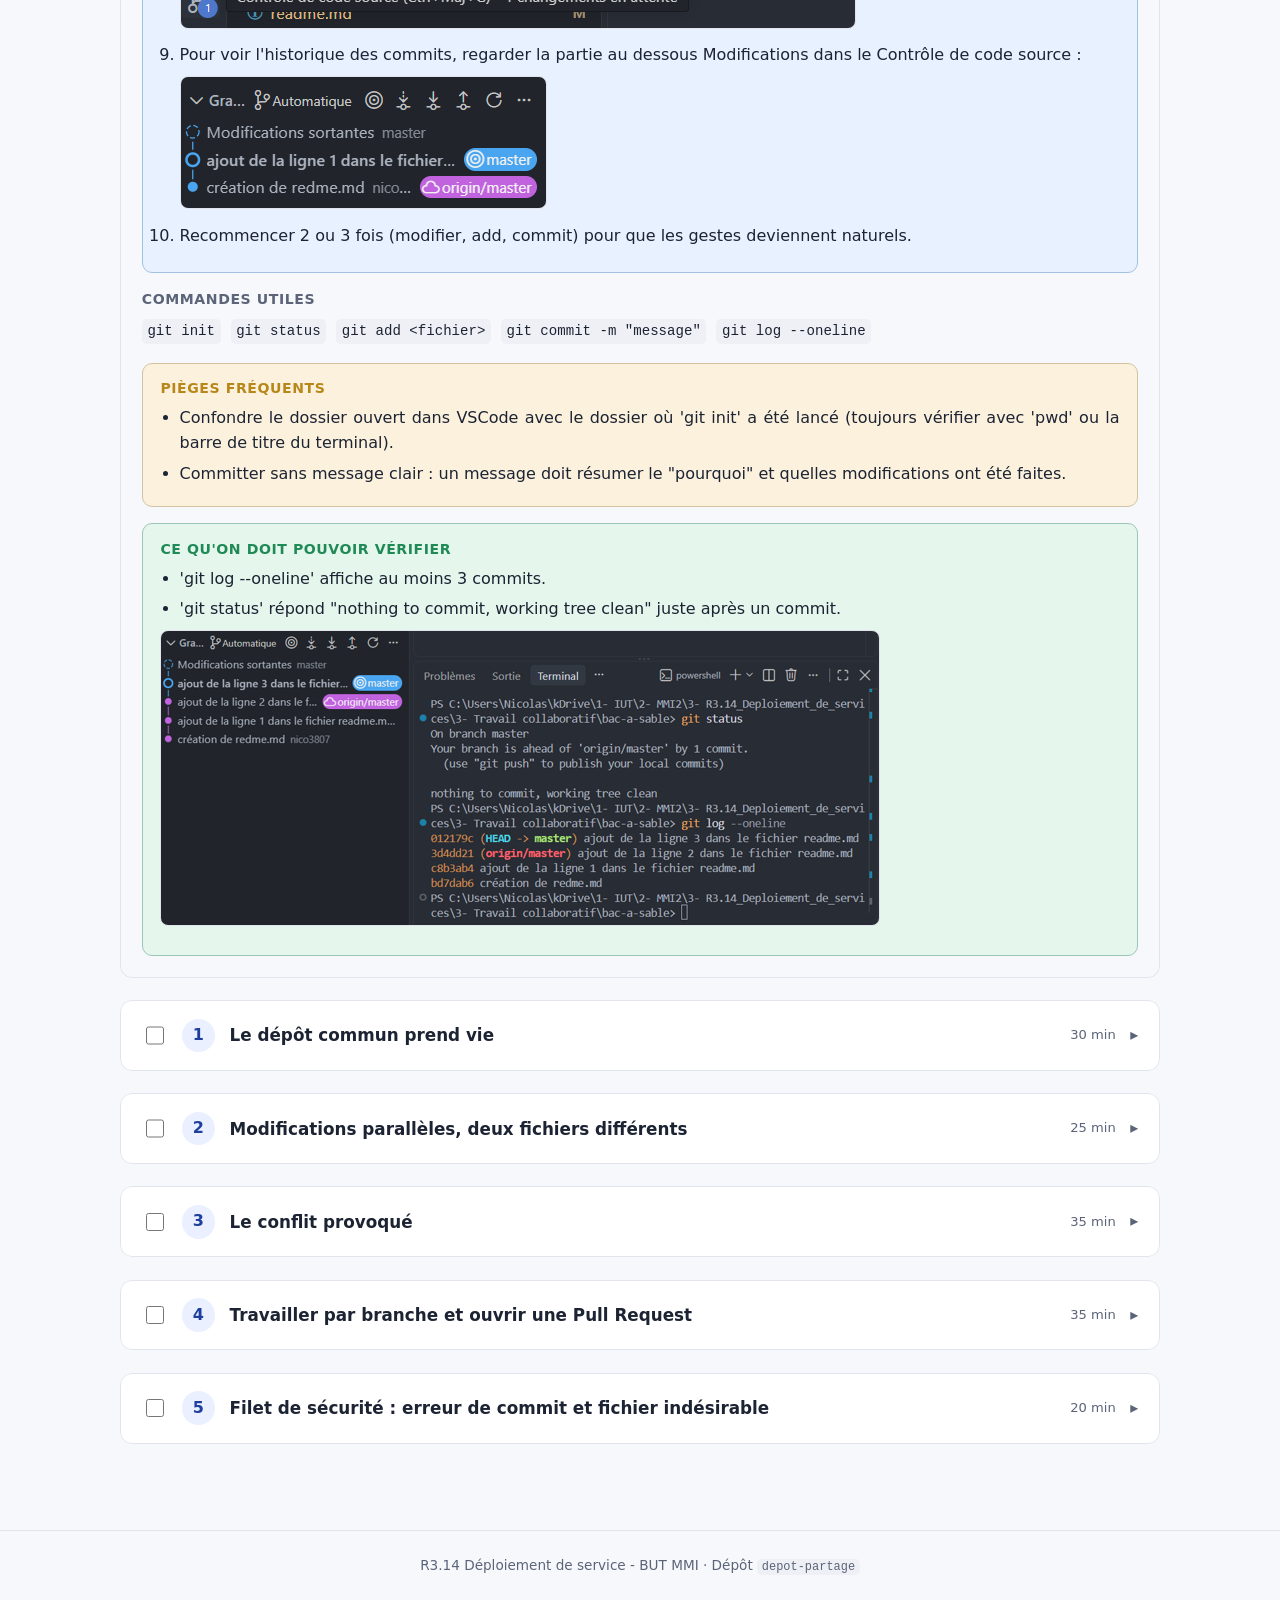
<file: scenarios.html>
<!doctype html>
<html lang="fr">
  <head>
    <meta charset="UTF-8" />
    <meta name="viewport" content="width=device-width, initial-scale=1.0" />
    <title>Scénarios - R3.14 Travail collaboratif</title>
    <link
      rel="icon"
      href="data:image/svg+xml,%3Csvg xmlns=%27http://www.w3.org/2000/svg%27 viewBox=%270 0 100 100%27%3E%3Ccircle cx=%2230%27 cy=%2225%27 r=%2212%27 fill=%27%232f5fd9%27/%3E%3Ccircle cx=%2230%27 cy=%2275%27 r=%2212%27 fill=%27%232f5fd9%27/%3E%3Ccircle cx=%2270%27 cy=%2250%27 r=%2212%27 fill=%27%23b5560f%27/%3E%3Cpath d=%27M30 37 V63 M30 50 H58%27 stroke=%27%231c2333%27 stroke-width=%278%27 fill=%27none%27/%3E%3C/svg%3E"
    />
    <link rel="stylesheet" href="css/style.css" />
  </head>
  <body data-page="scenarios">
    <a class="skip-link" href="#contenu">Aller au contenu</a>

    <header class="site-header">
      <nav class="nav-wrap">
        <a class="brand" href="index.html"
          ><img src="img/logo_iut.jpg" alt="" />
          <span
            >R3.14 - Travail collaboratif
            <small>Git · GitHub · VSCode, en binôme</small></span
          ><img src="img/logo_mmi.jpg" alt="" />
        </a>
        <div class="site-nav">
          <a href="index.html" data-nav="index">Accueil</a>
          <a href="prerequis.html" data-nav="prerequis">Prérequis</a>
          <a href="concepts.html" data-nav="concepts">Concepts</a>
          <a href="scenarios.html" data-nav="scenarios">Scénarios</a>
          <a href="sae.html" data-nav="sae">Préparation SAÉ</a>
          <a href="memo.html" data-nav="memo">Mémo</a>
        </div>
      </nav>
    </header>

    <main id="contenu">
      <p class="eyebrow">Cœur du TP</p>
      <h1>Les six scénarios du binôme</h1>
      <p class="lede">
        Travaillez dans le dépôt partagé <code>depot-partage</code>,
        dans l'ordre indiqué. Cliquez sur une fiche pour l'ouvrir, cochez-la une
        fois le scénario terminé et vérifié par les deux membres du binôme.
      </p>

      <div class="callout warn">
        <h4>Un ordinateur chacun, un seul dépôt</h4>
        <p>
          Les deux étudiant·es doivent avoir cloné le
          <strong>même</strong> dépôt GitHub, chacun·e dans un dossier local qui
          lui est propre. On ne partage jamais un même dossier local entre deux
          postes.
        </p>
      </div>

      <div class="scenario-toolbar">
        <strong style="font-size: 0.88rem">Vue :</strong>
        <div class="role-toggle">
          <button type="button" data-view="both" class="active">
            Les deux rôles
          </button>
          <button type="button" data-view="a" class="role-a">
            Théodora
          </button>
          <button type="button" data-view="b" class="role-b">
            PLK
          </button>
        </div>
        <span class="progress-text" id="progress-text"
          >0 / 0 scénarios réalisés</span
        >
      </div>

      <div id="scenario-list" aria-live="polite">
        <p class="lede">Chargement des scénarios…</p>
      </div>
    </main>

    <div class="modal-overlay" id="modal" hidden>
      <div class="modal" role="dialog" aria-modal="true">
        <button type="button" class="modal-close" aria-label="Fermer">
          &times;
        </button>
        <div id="modal-contenu"></div>
      </div>
    </div>

    <footer class="site-footer">
      R3.14 Déploiement de service - BUT MMI · Dépôt
      <code>depot-partage</code>
    </footer>

    <script src="js/main.js"></script>
    <script src="js/scenarios.js"></script>
  </body>
</html>
</file>
<file: css/style.css>
/* ============================================================
   R313 - Travail collaboratif & versionnement
   Feuille de style partagée par toutes les pages
   ============================================================ */

:root {
  --bg: #f7f8fb;
  --bg-alt: #ffffff;
  --text: #1c2333;
  --text-muted: #5b6478;
  --border: #e1e4ec;
  --primary: #2f5fd9;
  --primary-dark: #1f3f9e;
  --primary-bg: #eaf0ff;
  --accent-a: #2f7fd9;
  --accent-a-bg: #e7f1ff;
  --accent-b: #b5560f;
  --accent-b-bg: #fdeee0;
  --ok: #1f8a55;
  --ok-bg: #e5f6ec;
  --warn: #b8871a;
  --warn-bg: #fbf1dc;
  --danger: #c23b3b;
  --danger-bg: #fbe8e8;
  --code-bg: #eef0f6;
  --shadow: 0 1px 2px rgba(20, 25, 40, 0.04), 0 6px 20px rgba(20, 25, 40, 0.06);
  --radius: 12px;
  font-size: 16px;
}

@media (prefers-color-scheme: dark) {
  :root {
    --bg: #12141c;
    --bg-alt: #1a1d29;
    --text: #e7e9f2;
    --text-muted: #a2a8bd;
    --border: #2a2e3d;
    --primary: #6f93ef;
    --primary-dark: #a9c0f7;
    --primary-bg: #1c2740;
    --accent-a: #6fa8ef;
    --accent-a-bg: #17263d;
    --accent-b: #e0955a;
    --accent-b-bg: #3a2716;
    --ok: #55c98a;
    --ok-bg: #113524;
    --warn: #e3b955;
    --warn-bg: #3a2f10;
    --danger: #e37272;
    --danger-bg: #3a1a1a;
    --code-bg: #20232f;
    --shadow: 0 1px 2px rgba(0, 0, 0, 0.3), 0 6px 20px rgba(0, 0, 0, 0.35);
  }
}

* {
  box-sizing: border-box;
}

html,
body {
  margin: 0;
  padding: 0;
  background: var(--bg);
  color: var(--text);
  font-family:
    "Segoe UI",
    system-ui,
    -apple-system,
    Roboto,
    Helvetica,
    Arial,
    sans-serif;
  line-height: 1.55;
}

a {
  color: var(--primary);
}
a:hover {
  color: var(--primary-dark);
}

img,
svg {
  max-width: 100%;
}

.skip-link {
  position: absolute;
  left: -999px;
  top: 0;
  background: var(--primary);
  color: #fff;
  padding: 0.5em 1em;
  z-index: 100;
}
.skip-link:focus {
  left: 0.5em;
  top: 0.5em;
}

/* ---------- Layout ---------- */

.site-header {
  position: sticky;
  top: 0;
  z-index: 20;
  background: var(--bg-alt);
  border-bottom: 1px solid var(--border);
}

.nav-wrap {
  max-width: 1080px;
  margin: 0 auto;
  padding: 0.75rem 1.25rem;
  display: flex;
  align-items: center;
  gap: 1.5rem;
  flex-wrap: wrap;
}

.brand {
  font-weight: 700;
  font-size: 1.05rem;
  color: var(--text);
  text-decoration: none;
  white-space: nowrap;
}
.brand small {
  display: block;
  font-weight: 400;
  font-size: 0.72rem;
  color: var(--text-muted);
}

.site-nav {
  display: flex;
  flex-wrap: wrap;
  gap: 0.25rem;
  margin-left: auto;
}

.site-nav a {
  text-decoration: none;
  color: var(--text-muted);
  padding: 0.45rem 0.7rem;
  border-radius: 8px;
  font-size: 0.92rem;
  font-weight: 600;
}
.site-nav a:hover {
  background: var(--primary-bg);
  color: var(--primary-dark);
}
.site-nav a.active {
  background: var(--primary);
  color: #fff;
}

main {
  max-width: 1080px;
  margin: 0 auto;
  padding: 2rem 1.25rem 4rem;
}

.site-footer {
  border-top: 1px solid var(--border);
  color: var(--text-muted);
  font-size: 0.85rem;
  text-align: center;
  padding: 1.5rem 1rem 2.5rem;
}

/* ---------- Typography blocks ---------- */

.eyebrow {
  text-transform: uppercase;
  letter-spacing: 0.08em;
  font-size: 0.78rem;
  font-weight: 700;
  color: var(--primary);
  margin: 0 0 0.4rem;
}

h1 {
  font-size: clamp(1.6rem, 3vw, 2.1rem);
  margin: 0 0 0.5rem;
}
h2 {
  font-size: 1.35rem;
  margin: 2.2rem 0 0.8rem;
}
h3 {
  font-size: 1.08rem;
  margin: 1.4rem 0 0.5rem;
}

.lede {
  font-size: 1.08rem;
  color: var(--text-muted);
  max-width: 80ch;
}

/* Texte courant justifie. Les paragraphes n'ayant pas tous la meme longueur
   de ligne, le bord droit en dents de scie donnait l'impression d'un texte
   coupe au hasard. La cesure automatique (<html lang="fr">) evite les
   espaces beantes que la justification produit sinon en francais. */
main p,
main .scenario-body li {
  text-align: justify;
  hyphens: auto;
}

/* Sous cette largeur, les lignes sont trop courtes : justifier y creuserait
   des rivieres blanches au milieu du texte. */
@media (max-width: 700px) {
  main p,
  main .scenario-body li {
    text-align: left;
    hyphens: manual;
  }
}

.pill {
  display: inline-block;
  padding: 0.2rem 0.65rem;
  border-radius: 999px;
  font-size: 0.78rem;
  font-weight: 700;
  background: var(--primary-bg);
  color: var(--primary-dark);
}

code,
pre,
kbd {
  font-family: ui-monospace, SFMono-Regular, Menlo, Consolas, monospace;
  font-size: 0.88em;
}
code {
  background: var(--code-bg);
  padding: 0.12em 0.4em;
  border-radius: 5px;
}
pre {
  background: var(--code-bg);
  padding: 0.9rem 1rem;
  border-radius: var(--radius);
  overflow-x: auto;
}
pre code {
  background: none;
  padding: 0;
}
kbd {
  background: var(--bg-alt);
  border: 1px solid var(--border);
  border-bottom-width: 2px;
  border-radius: 5px;
  padding: 0.05em 0.45em;
}

/* ---------- Cards / grid ---------- */

.card {
  background: var(--bg-alt);
  border: 1px solid var(--border);
  border-radius: var(--radius);
  box-shadow: var(--shadow);
  padding: 1.25rem 1.4rem;
}

.grid {
  display: grid;
  gap: 1rem;
}
.grid.cols-2 {
  grid-template-columns: repeat(auto-fit, minmax(260px, 1fr));
}
.grid.cols-3 {
  grid-template-columns: repeat(auto-fit, minmax(200px, 1fr));
}

.timeline {
  list-style: none;
  margin: 0;
  padding: 0;
  display: grid;
  gap: 0.6rem;
}
.timeline li {
  padding: 0.65rem 0.9rem;
  background: var(--bg-alt);
  border: 1px solid var(--border);
  border-radius: 10px;
}

/* ---------- Scenario cards ---------- */

.scenario-toolbar {
  display: flex;
  flex-wrap: wrap;
  gap: 0.75rem;
  align-items: center;
  margin-bottom: 1.5rem;
  padding: 0.9rem 1.1rem;
  background: var(--bg-alt);
  border: 1px solid var(--border);
  border-radius: var(--radius);
  position: sticky;
  top: 3.6rem;
  z-index: 10;
}

.role-toggle {
  display: inline-flex;
  border: 1px solid var(--border);
  border-radius: 999px;
  overflow: hidden;
}
.role-toggle button {
  border: none;
  background: transparent;
  color: var(--text-muted);
  padding: 0.4rem 0.9rem;
  font-weight: 700;
  font-size: 0.85rem;
  cursor: pointer;
}
.role-toggle button.active.role-a {
  background: var(--accent-a-bg);
  color: var(--accent-a);
}
.role-toggle button.active.role-b {
  background: var(--accent-b-bg);
  color: var(--accent-b);
}

.progress-text {
  color: var(--text-muted);
  font-size: 0.88rem;
  margin-left: auto;
}

.scenario {
  margin-bottom: 1.4rem;
  border-radius: var(--radius);
  overflow: hidden;
}

.scenario-head {
  display: flex;
  align-items: center;
  gap: 0.9rem;
  padding: 1.1rem 1.3rem;
  cursor: pointer;
  background: var(--bg-alt);
  border: 1px solid var(--border);
  border-radius: var(--radius);
}
.scenario-head:hover {
  border-color: var(--primary);
}
.scenario.open .scenario-head {
  border-bottom-left-radius: 0;
  border-bottom-right-radius: 0;
}

.scenario-check {
  width: 1.15rem;
  height: 1.15rem;
  accent-color: var(--ok);
  flex: none;
}

.scenario-num {
  flex: none;
  width: 2.1rem;
  height: 2.1rem;
  border-radius: 50%;
  background: var(--primary-bg);
  color: var(--primary-dark);
  display: flex;
  align-items: center;
  justify-content: center;
  font-weight: 700;
}
.scenario.done .scenario-num {
  background: var(--ok-bg);
  color: var(--ok);
}

.scenario-head h3 {
  margin: 0;
  font-size: 1.05rem;
  flex: 1;
}
.scenario-meta {
  font-size: 0.82rem;
  color: var(--text-muted);
  white-space: nowrap;
}
.scenario-caret {
  transition: transform 0.15s ease;
  color: var(--text-muted);
}
.scenario.open .scenario-caret {
  transform: rotate(90deg);
}

.scenario-body {
  display: none;
  border: 1px solid var(--border);
  border-top: none;
  border-bottom-left-radius: var(--radius);
  border-bottom-right-radius: var(--radius);
  padding: 1.3rem;
  background: var(--bg);
}
.scenario.open .scenario-body {
  display: block;
}

.role-col {
  border-radius: 10px;
  padding: 1rem 1.1rem;
  border: 1px solid var(--border);
}
.role-col.role-a {
  background: var(--accent-a-bg);
  border-color: color-mix(in srgb, var(--accent-a) 35%, var(--border));
}
.role-col.role-b {
  background: var(--accent-b-bg);
  border-color: color-mix(in srgb, var(--accent-b) 35%, var(--border));
}
.role-col h4 {
  margin: 0 0 0.6rem;
  font-size: 0.95rem;
}
.role-col.role-a h4 {
  color: var(--accent-a);
}
.role-col.role-b h4 {
  color: var(--accent-b);
}
.role-col ol {
  margin: 0;
  padding-left: 1.2rem;
}
.role-col li {
  margin-bottom: 0.45rem;
}

.info-block {
  margin-top: 1rem;
}
.info-block h4 {
  margin: 0 0 0.4rem;
  font-size: 0.88rem;
  text-transform: uppercase;
  letter-spacing: 0.04em;
  color: var(--text-muted);
}
.info-block ul {
  margin: 0;
  padding-left: 1.2rem;
}
.info-block li {
  margin-bottom: 0.35rem;
}

.pieges-block {
  background: var(--warn-bg);
  border: 1px solid color-mix(in srgb, var(--warn) 35%, var(--border));
  border-radius: 10px;
  padding: 0.9rem 1.1rem;
}
.pieges-block h4 {
  color: var(--warn);
}
.interdit-block {
  background: var(--danger-bg);
  border: 1px solid color-mix(in srgb, var(--danger) 35%, var(--border));
  border-radius: 10px;
  padding: 0.9rem 1.1rem;
  margin-bottom: 1.1rem;
}
.interdit-block h4 {
  color: var(--danger);
}
.verif-block {
  background: var(--ok-bg);
  border: 1px solid color-mix(in srgb, var(--ok) 35%, var(--border));
  border-radius: 10px;
  padding: 0.9rem 1.1rem;
}
.verif-block h4 {
  color: var(--ok);
}

.commandes-block code {
  display: inline-block;
  margin: 0.15rem 0.3rem 0.15rem 0;
}

/* ---------- Captures d'écran des étapes ---------- */

.etape-figure {
  margin: 0.5rem 0 0.9rem;
}
.etape-figure img {
  display: block;
  max-width: 100%;
  height: auto;
  border: 1px solid var(--border);
  border-radius: 8px;
  background: var(--bg-alt);
}

/* ---------- Bouton d'aide + fenêtre modale ---------- */

.popup-btn {
  border: 1px solid var(--primary);
  background: var(--primary-bg);
  color: var(--primary-dark);
  border-radius: 999px;
  padding: 0.1rem 0.7rem;
  font: inherit;
  font-size: 0.82rem;
  font-weight: 600;
  cursor: pointer;
  white-space: nowrap;
}
.popup-btn:hover {
  background: var(--primary);
  color: #fff;
}

/* Lien externe posé dans une étape (formulaire d'inscription, dépôt...).
   Même gabarit que le bouton de pop-up, mais plein, pour qu'on comprenne
   qu'il fait quitter la page. */
.etape-lien {
  display: inline-block;
  border: 1px solid var(--primary);
  background: var(--primary);
  color: #fff;
  border-radius: 999px;
  padding: 0.1rem 0.7rem;
  font-size: 0.82rem;
  font-weight: 600;
  text-decoration: none;
}
.etape-lien:hover {
  background: var(--primary-dark);
  border-color: var(--primary-dark);
  color: #fff;
}
.etape-lien::after {
  content: ' \2197';
  font-weight: 400;
}

.modal-overlay {
  position: fixed;
  inset: 0;
  z-index: 50;
  display: flex;
  align-items: center;
  justify-content: center;
  padding: 1.5rem;
  background: rgba(12, 15, 25, 0.55);
}
.modal-overlay[hidden] {
  display: none;
}
.modal {
  position: relative;
  width: min(680px, 100%);
  max-height: 85vh;
  overflow-y: auto;
  padding: 1.6rem 1.8rem;
  background: var(--bg-alt);
  border: 1px solid var(--border);
  border-radius: var(--radius);
  box-shadow: var(--shadow);
}
.modal h3 {
  margin: 0 0 0.8rem;
  padding-right: 2rem;
}
.modal h4 {
  margin: 1.2rem 0 0.4rem;
}
.modal ul {
  padding-left: 1.2rem;
}
.modal li {
  margin-bottom: 0.4rem;
}
.modal-close {
  position: absolute;
  top: 0.7rem;
  right: 0.9rem;
  border: 0;
  background: none;
  color: var(--text-muted);
  font-size: 1.6rem;
  line-height: 1;
  cursor: pointer;
}
.modal-close:hover {
  color: var(--text);
}

.popup-table {
  width: 100%;
  margin: 0.8rem 0;
  border-collapse: collapse;
  font-size: 0.9rem;
}
.popup-table th,
.popup-table td {
  border: 1px solid var(--border);
  padding: 0.5rem 0.7rem;
  text-align: left;
  vertical-align: top;
  font-size: inherit;
  text-transform: none;
  letter-spacing: normal;
}
.popup-table thead th {
  background: var(--primary-bg);
  color: var(--primary-dark);
}
.popup-table tbody th {
  background: var(--bg);
  color: var(--text);
  font-weight: 600;
}

/* ---------- Tables (memo) ---------- */

table {
  width: 100%;
  border-collapse: collapse;
  margin: 1rem 0;
}
th,
td {
  text-align: left;
  padding: 0.55rem 0.7rem;
  border-bottom: 1px solid var(--border);
  vertical-align: top;
}
th {
  color: var(--text-muted);
  font-size: 0.82rem;
  text-transform: uppercase;
  letter-spacing: 0.03em;
}

/* ---------- Misc ---------- */

.callout {
  border-radius: var(--radius);
  padding: 1rem 1.2rem;
  border: 1px solid var(--border);
  background: var(--bg-alt);
  margin: 1.2rem 0;
}
.callout.warn {
  background: var(--warn-bg);
  border-color: color-mix(in srgb, var(--warn) 35%, var(--border));
}
.callout.ok {
  background: var(--ok-bg);
  border-color: color-mix(in srgb, var(--ok) 35%, var(--border));
}
.callout.danger {
  background: var(--danger-bg);
  border-color: color-mix(in srgb, var(--danger) 35%, var(--border));
}
.callout h3,
.callout h4 {
  margin-top: 0;
}

.btn {
  display: inline-block;
  background: var(--primary);
  color: #fff;
  text-decoration: none;
  padding: 0.6rem 1.1rem;
  border-radius: 8px;
  font-weight: 700;
  font-size: 0.92rem;
  border: none;
  cursor: pointer;
}
.btn:hover {
  background: var(--primary-dark);
  color: #fff;
}
.btn.secondary {
  background: var(--bg-alt);
  color: var(--text);
  border: 1px solid var(--border);
}

/* L'image porte deja son propre fond : un cadre autour ferait doublon. */
.diagram {
  margin: 1.5rem 0;
}

/* Illustration du vocabulaire : huit zones cliquables posees par-dessus.
   Les pourcentages de chaque zone sont dans le HTML, mesures sur les bords
   des vignettes de l'image ; ils suivent donc l'image quand elle se
   redimensionne. */
.vocab {
  position: relative;
  width: 100%;
  max-width: 720px;
  margin: 1.5rem auto 0;
}
.vocab img {
  display: block;
  width: 100%;
  height: auto;
  border-radius: var(--radius);
}
.vocab-zones {
  position: absolute;
  inset: 0;
}
.vocab-zone {
  position: absolute;
  padding: 0;
  background: none;
  border: 2px solid transparent;
  border-radius: 10px;
  cursor: pointer;
  transition: background-color 0.12s, border-color 0.12s;
}
.vocab-zone:hover,
.vocab-zone:focus-visible {
  background: rgba(255, 255, 255, 0.22);
  border-color: #fff;
  outline: none;
}
/* 'display: grid' l'emporterait sinon sur le 'display: none' que le
   navigateur associe a l'attribut hidden. */
.grid[hidden] {
  display: none;
}
.vocab-aide {
  max-width: 720px;
  margin: 0.6rem auto 0;
  color: var(--text-muted);
  font-size: 0.9rem;
  text-align: center;
}
.diagram img {
  display: block;
  width: 100%;
  max-width: 720px;
  height: auto;
  margin: 0 auto;
  border: 1px solid var(--border);
  border-radius: var(--radius);
}

footer a {
  color: inherit;
}

/* ---------- Logos IUT (à gauche) et MMI (à droite) du titre ---------- */

.brand {
  display: flex;
  align-items: center;
  gap: 0.6rem;
}
.brand img {
  height: 34px;
  width: auto;
  border-radius: 6px;
  background: #fff;
  padding: 2px 4px;
}
/* Le logo MMI est carre : a hauteur egale il paraitrait plus petit que
   celui de l'IUT, tout en largeur. */
.brand img[src$='logo_mmi.jpg'] {
  height: 44px;
  padding: 0;
  border-radius: 50%;
}
@media (max-width: 480px) {
  .brand {
    white-space: normal;
    gap: 0.45rem;
  }
  .brand img {
    height: 28px;
  }
  .brand img[src$='logo_mmi.jpg'] {
    height: 36px;
  }
}
</file>
